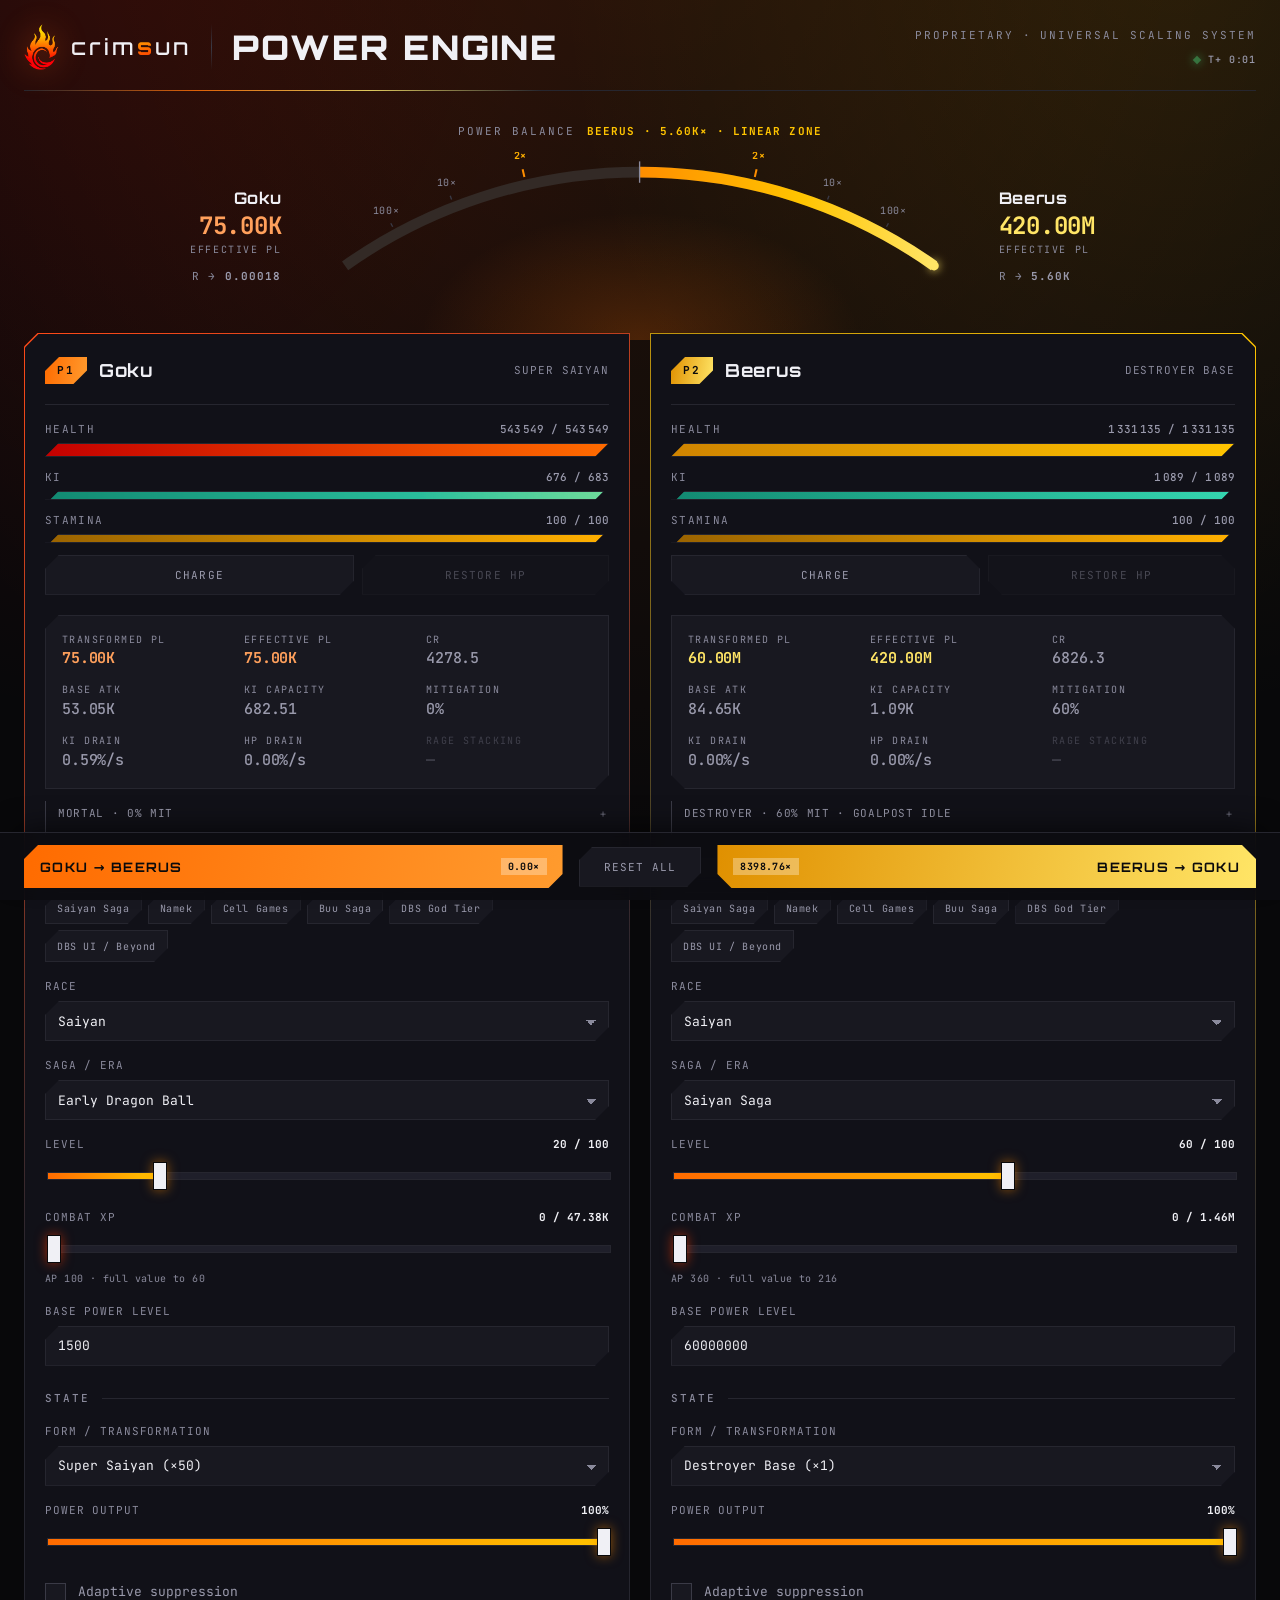
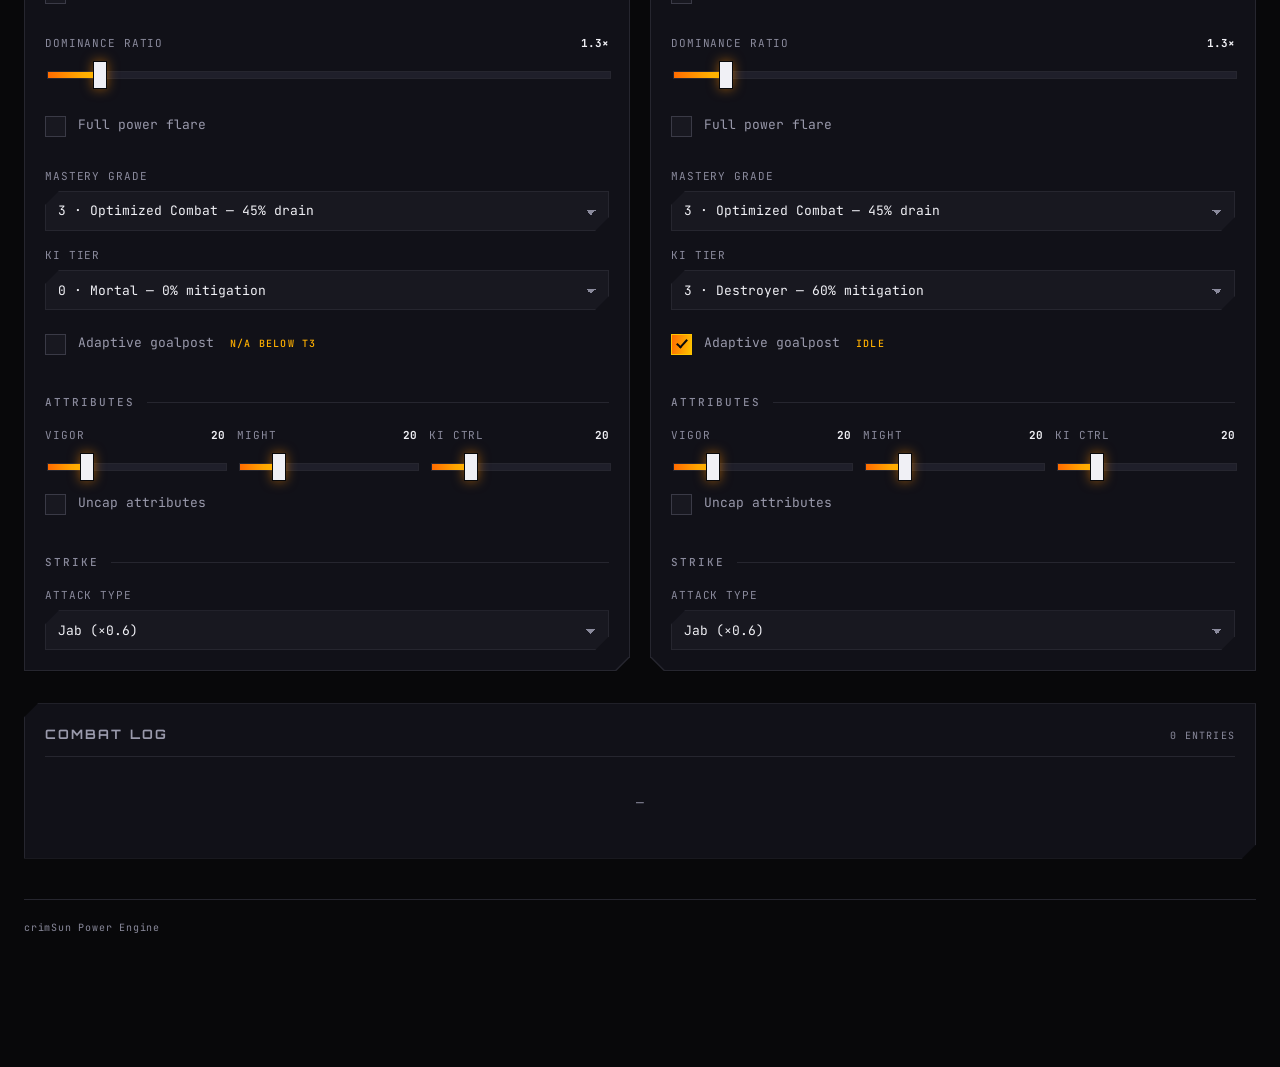
<file: crimsun-power-engine-itch/index.html>
<!doctype html>
<html lang="en">
<head>
<meta charset="UTF-8">
<meta name="viewport" content="width=device-width, initial-scale=1, viewport-fit=cover">
<meta name="color-scheme" content="dark">
<title>crimSun Power Engine — Universal Scaling System</title>
<meta name="description" content="crimSun's proprietary universal power and levelling system: CR-Compression, two-zone sigmoidal damage, and 5-tier ki combat, resolved live between two fighters.">
<meta name="theme-color" content="#08080A">
<link rel="icon" href="./assets/crimsun-mark-DM3mXsTJ.png" type="image/png">
<link rel="preconnect" href="https://fonts.googleapis.com">
<link rel="preconnect" href="https://fonts.gstatic.com" crossorigin>
<link href="https://fonts.googleapis.com/css2?family=Orbitron:wght@500;700;900&family=JetBrains+Mono:wght@400;500;700&family=Inter:wght@400;500;600&display=swap" rel="stylesheet">

<!--
  DIRECTION CONTRACT — crimSun Power Engine (Operate)

  THESIS: A two-body instrument, not a fight screen. Both fighters are resolved
  against each other in one pass, so the surface leads with the single number
  that pass produces — the tilt — and refuses the category default of two
  symmetric character cards separated by a VS badge.

  OWN-WORLD: crimSun heat on near-black #08080A. Flame-cut chamfered panels
  edged in a 1px heat gradient, mirrored left/right. A solar arc as the primary
  instrument, echoing the logo's flame curl. Orbitron for display, JetBrains
  Mono for every label, readout and log line, Inter for helper prose only.
  P1 burns crimson-orange, P2 burns molten gold; one fire, two temperatures.
  No rounded cards, no glass, no gradient headings.

  STORY: The operator configures two fighters across race, era, level, form,
  mastery, ki tier and attributes; watches the arc tilt live as drain and XP
  tick in real time; throws hands; and reads the exact R → M → MIT → DMG chain
  that produced each result in a scouter-style log.

  FIRST VIEWPORT: App chrome bar (flame mark, crimSun wordmark, POWER ENGINE,
  live tick pip). Beneath it the solar balance arc at full width with each
  fighter's effective PL and ratio flanking its low ends. Beneath that, the tops
  of both fighter columns — vitals and stat readouts above the fold. The primary
  action sits in a command rail pinned to the bottom of the viewport, always
  reachable no matter how far the operator has scrolled into the loadout.

  FORM: Instrument panel / scouter readout. Brief-pinned visual world (the
  crimSun brand system), so no concept roll was run — the brief pins the
  direction and the brief wins.
-->
  <script type="module" crossorigin src="./assets/index-CXezxrAM.js"></script>
  <link rel="stylesheet" crossorigin href="./assets/index-CGrWCnEe.css">
</head>
<body>
  <a class="skip" href="#arena">Skip to arena</a>

  <div class="shell">
    <header class="masthead">
      <div class="masthead__brand">
        <img class="masthead__mark" src="./assets/crimsun-mark-DM3mXsTJ.png" alt="" width="254" height="330">
        <span class="wordmark">crim<span class="wordmark__s">S</span>un</span>
      </div>
      <div class="masthead__rule" aria-hidden="true"></div>
      <h1 class="masthead__title">Power Engine</h1>
      <p class="masthead__meta">
        <span class="masthead__kicker">Proprietary · Universal Scaling System</span>
        <span class="pip" data-ref="tickPip"><i></i><b data-ref="clock">T+ 0:00</b></span>
      </p>
    </header>

    <section class="balance" aria-labelledby="balance-title">
      <h2 class="balance__title" id="balance-title">
        <span>Power balance</span>
        <span class="balance__verdict" data-ref="verdict" role="status">dead even · 1.00×</span>
      </h2>

      <div class="balance__grid">
        <div class="balance__party balance__party--p1">
          <span class="balance__who" data-ref="balName1">Goku</span>
          <span class="balance__pl" data-ref="balPL1">—</span>
          <span class="balance__unit">effective PL</span>
          <span class="balance__ratio">R → <b data-ref="balRatio1">1.00</b></span>
        </div>

        <div class="balance__stage">
          <svg class="balance__arc" viewBox="0 0 1000 210" role="img"
               aria-label="Power balance arc" data-ref="arc">
            <defs>
              <!-- Anchored in user space so the visible window of the arc picks up
                   colour by its distance from the apex: deepening crimson toward
                   P1, brightening gold toward P2. -->
              <linearGradient id="heatL" gradientUnits="userSpaceOnUse" x1="500" y1="0" x2="60" y2="0">
                <stop offset="0%" stop-color="#FF8E00"></stop>
                <stop offset="55%" stop-color="#FF2B00"></stop>
                <stop offset="100%" stop-color="#C40000"></stop>
              </linearGradient>
              <linearGradient id="heatR" gradientUnits="userSpaceOnUse" x1="500" y1="0" x2="940" y2="0">
                <stop offset="0%" stop-color="#FF8E00"></stop>
                <stop offset="55%" stop-color="#FFC400"></stop>
                <stop offset="100%" stop-color="#FFE566"></stop>
              </linearGradient>
              <filter id="ember" x="-120%" y="-120%" width="340%" height="340%">
                <feGaussianBlur stdDeviation="7" result="b"></feGaussianBlur>
                <feMerge><feMergeNode in="b"></feMergeNode><feMergeNode in="SourceGraphic"></feMergeNode></feMerge>
              </filter>
            </defs>
            <g data-ref="arcTicks" class="arc__ticks"></g>
            <path class="arc__track" data-ref="arcTrack" fill="none"></path>
            <!-- One static path revealed by a dash window, so the sweep animates on
                 stroke-dasharray rather than on `d` (which only Chrome interpolates). -->
            <path class="arc__fill" data-ref="arcFill" fill="none" pathLength="100"></path>
            <line class="arc__mid" data-ref="arcMid"></line>
            <g class="arc__puckg" data-ref="arcPuck">
              <circle class="arc__puck" r="7" cx="0" cy="0" filter="url(#ember)"></circle>
            </g>
          </svg>
        </div>

        <div class="balance__party balance__party--p2">
          <span class="balance__who" data-ref="balName2">Beerus</span>
          <span class="balance__pl" data-ref="balPL2">—</span>
          <span class="balance__unit">effective PL</span>
          <span class="balance__ratio">R → <b data-ref="balRatio2">1.00</b></span>
        </div>
      </div>
    </section>

    <main class="arena" id="arena" data-ref="arena"></main>

    <section class="logbook" aria-labelledby="log-title">
      <div class="logbook__head">
        <h2 id="log-title">Combat log</h2>
        <span class="logbook__count" data-ref="logCount">0 entries</span>
      </div>
      <ol class="logbook__list" data-ref="logList" aria-live="off"></ol>
      <p class="logbook__empty" data-ref="logEmpty">—</p>
      <p class="sr-only" data-ref="logAnnounce" role="status"></p>
    </section>

    <footer class="colophon">
      <p>crimSun Power Engine</p>
    </footer>
  </div>

  <div class="rail" data-ref="rail"></div>

</body>
</html>
</file>
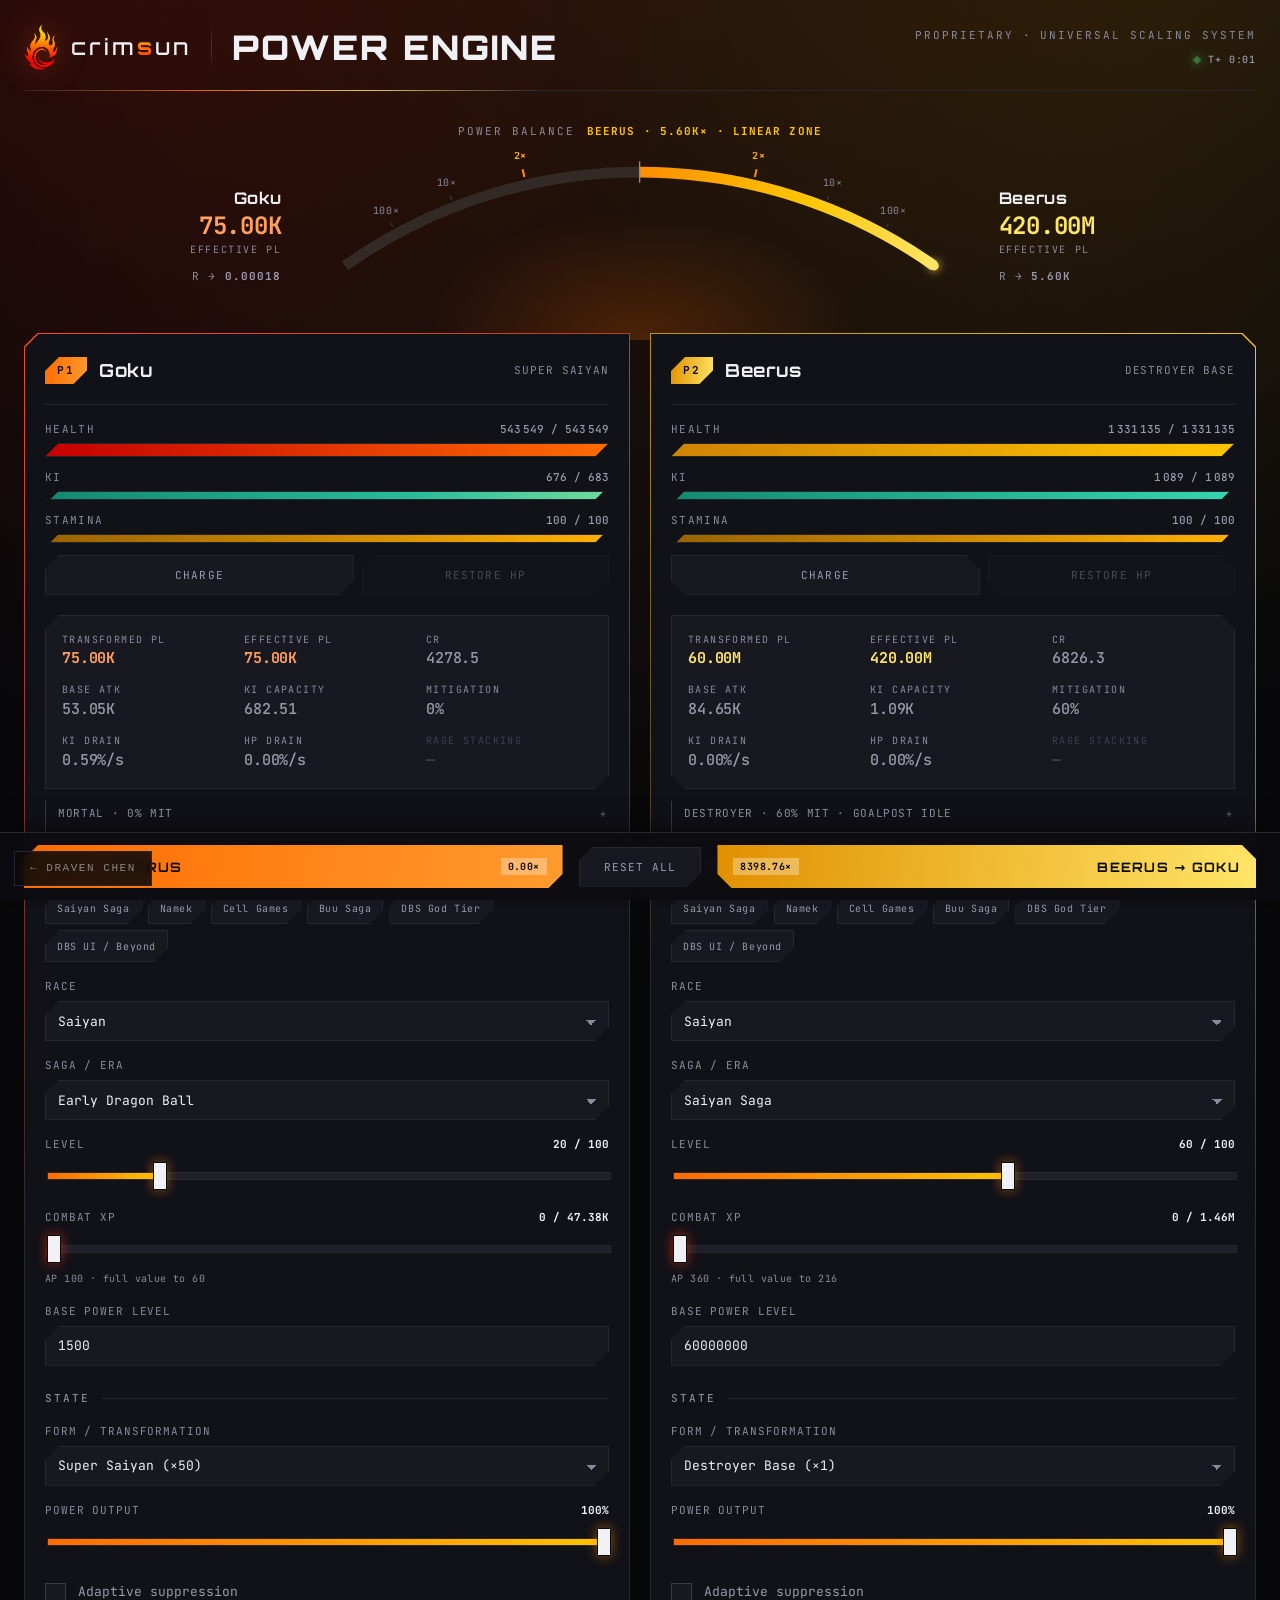
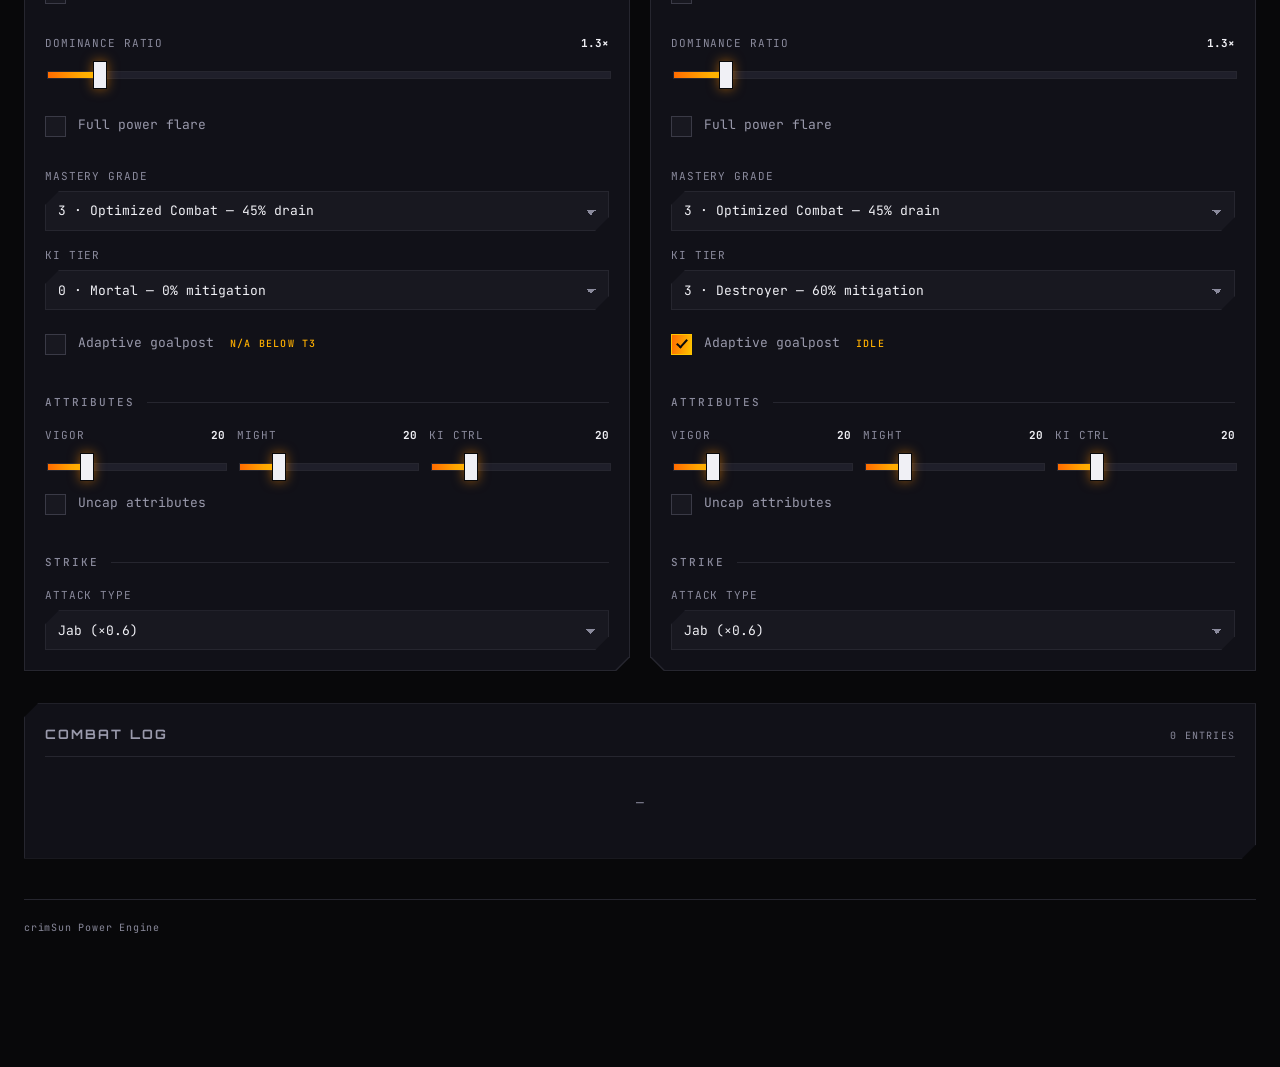
<file: crimsun-power-engine.html>
<!doctype html>
<html lang="en">
<head>
<meta charset="UTF-8">
<meta name="viewport" content="width=device-width, initial-scale=1, viewport-fit=cover">
<meta name="color-scheme" content="dark">
<title>crimSun Power Engine — Universal Scaling System</title>
<meta name="description" content="crimSun's proprietary universal power and levelling system: CR-Compression, two-zone sigmoidal damage, and 5-tier ki combat, resolved live between two fighters.">
<meta name="theme-color" content="#08080A">
<link rel="icon" href="[data-uri]" type="image/png">
<link rel="preconnect" href="https://fonts.googleapis.com">
<link rel="preconnect" href="https://fonts.gstatic.com" crossorigin>
<link href="https://fonts.googleapis.com/css2?family=Orbitron:wght@500;700;900&family=JetBrains+Mono:wght@400;500;700&family=Inter:wght@400;500;600&display=swap" rel="stylesheet">

<!--
  DIRECTION CONTRACT — crimSun Power Engine (Operate)

  THESIS: A two-body instrument, not a fight screen. Both fighters are resolved
  against each other in one pass, so the surface leads with the single number
  that pass produces — the tilt — and refuses the category default of two
  symmetric character cards separated by a VS badge.

  OWN-WORLD: crimSun heat on near-black #08080A. Flame-cut chamfered panels
  edged in a 1px heat gradient, mirrored left/right. A solar arc as the primary
  instrument, echoing the logo's flame curl. Orbitron for display, JetBrains
  Mono for every label, readout and log line, Inter for helper prose only.
  P1 burns crimson-orange, P2 burns molten gold; one fire, two temperatures.
  No rounded cards, no glass, no gradient headings.

  STORY: The operator configures two fighters across race, era, level, form,
  mastery, ki tier and attributes; watches the arc tilt live as drain and XP
  tick in real time; throws hands; and reads the exact R → M → MIT → DMG chain
  that produced each result in a scouter-style log.

  FIRST VIEWPORT: App chrome bar (flame mark, crimSun wordmark, POWER ENGINE,
  live tick pip). Beneath it the solar balance arc at full width with each
  fighter's effective PL and ratio flanking its low ends. Beneath that, the tops
  of both fighter columns — vitals and stat readouts above the fold. The primary
  action sits in a command rail pinned to the bottom of the viewport, always
  reachable no matter how far the operator has scrolled into the loadout.

  FORM: Instrument panel / scouter readout. Brief-pinned visual world (the
  crimSun brand system), so no concept roll was run — the brief pins the
  direction and the brief wins.
-->
  <script type="module">
(function(){const a=document.createElement("link").relList;if(a&&a.supports&&a.supports("modulepreload"))return;for(const t of document.querySelectorAll('link[rel="modulepreload"]'))n(t);new MutationObserver(t=>{for(const s of t)if(s.type==="childList")for(const o of s.addedNodes)o.tagName==="LINK"&&o.rel==="modulepreload"&&n(o)}).observe(document,{childList:!0,subtree:!0});function i(t){const s={};return t.integrity&&(s.integrity=t.integrity),t.referrerPolicy&&(s.referrerPolicy=t.referrerPolicy),t.crossOrigin==="use-credentials"?s.credentials="include":t.crossOrigin==="anonymous"?s.credentials="omit":s.credentials="same-origin",s}function n(t){if(t.ep)return;t.ep=!0;const s=i(t);fetch(t.href,s)}})();const Ne=0,Ke=.5,Be=1.25,Ge=.08,He=2.5,Ue=2,ze=.25,Ve=3,pe=25,fe=2,me=.4,Xe=.5,j=[{name:"Base Form",mult:1,tier:0,kiDrain:0,hpDrain:0},{name:"Kaioken x2",mult:2,tier:0,kiDrain:0,hpDrain:.01},{name:"Kaioken x20",mult:20,tier:0,kiDrain:0,hpDrain:.12},{name:"Great Ape",mult:10,tier:0,kiDrain:.02,hpDrain:0},{name:"Super Saiyan",mult:50,tier:0,kiDrain:.015,hpDrain:0},{name:"Super Saiyan 2",mult:100,tier:0,kiDrain:.03,hpDrain:0},{name:"Super Saiyan 3",mult:400,tier:0,kiDrain:.08,hpDrain:0},{name:"Golden Form",mult:100,tier:0,kiDrain:.03,hpDrain:0},{name:"Super Saiyan 4",mult:4e3,tier:0,kiDrain:.04,hpDrain:0},{name:"Super Saiyan God",mult:2e4,tier:1,kiDrain:Ne,hpDrain:0,z:{mitigationBypass:Ke,nullMitigationPenetration:Be}},{name:"Super Saiyan Blue",mult:1e6,tier:1,kiDrain:Ge,hpDrain:0,z:{overclockMultiplier:He,overclockDurationSec:Ue,overclockKiCost:ze,kiCollapseStunSec:Ve}},{name:"SSJ Blue Kaioken x20",mult:225e4,tier:1,kiDrain:.1,hpDrain:.08},{name:"Ultra Instinct Sign",mult:5e6,tier:2,kiDrain:.05,hpDrain:0,special:"ui",z:{staminaPerDodge:pe,evasionMaxRatio:fe,mitigationFloor:me}},{name:"Ultra Instinct",mult:83e5,tier:2,kiDrain:.03,hpDrain:0,special:"ui",z:{staminaPerDodge:pe,evasionMaxRatio:fe,mitigationFloor:me}},{name:"Ultra Ego",mult:75e5,tier:2,kiDrain:0,hpDrain:0,special:"ue",z:{evasionDisabled:!0,rageScalingMax:Xe}},{name:"Destroyer Base",mult:1,tier:3,kiDrain:0,hpDrain:0},{name:"Angel Base",mult:1,tier:4,kiDrain:0,hpDrain:0}],ge=[{label:"Saiyan Saga",pl:9e3},{label:"Namek",pl:15e7},{label:"Cell Games",pl:4e8},{label:"Buu Saga",pl:25e8},{label:"DBS God Tier",pl:8e10},{label:"DBS UI / Beyond",pl:95e11}],H=[{label:"Early Dragon Ball",level:1,pl:10},{label:"Saiyan Saga",level:20,pl:9e3},{label:"Namek / Frieza Saga",level:45,pl:15e7},{label:"Android / Cell Games",level:65,pl:4e8},{label:"Majin Buu Saga",level:75,pl:25e8},{label:"Battle of Gods / Resurrection F",level:88,pl:8e10},{label:"Tournament of Power / Beyond",level:96,pl:95e11}],W=[{name:"Jab",scale:.6},{name:"Punch Combo",scale:1},{name:"Ki Blast",scale:1.4},{name:"Charged Ki Wave",scale:2.2},{name:"Ultimate Attack",scale:3.5}],ye=[0,.25,.4,.6,.8],Me=["Mortal","Standard God","Divine Mastery","Destroyer","Angel"],Ae=[1,.7,.45,.25,.1],je=["Fresh Awakening","Stabilized Control","Optimized Combat","Full Power (Mastered)","Absolute Transcendence"],q=[{lo:1,hi:20,start:100,r:1.383},{lo:21,hi:40,start:12e4,r:1.081},{lo:41,hi:60,start:6e5,r:1.048},{lo:61,hi:80,start:16e5,r:1.034},{lo:81,hi:100,start:32e5,r:1.023}],y=[[1,10],[10,150],[20,1500],[30,1e4],[40,9e4],[50,3e6],[60,6e7],[70,15e8],[80,6e10],[90,2e12],[100,1e14]],We=1.5,qe=1.761,Ye=.001,Ze=.1,ve=1.3,Te=1.56,Je=250,oe=100,re=1.3,U=.5,le=10,Qe=Number.MIN_VALUE;function $(e,a,i){return Math.max(a,Math.min(i,e))}function he(e,a){return e>0?Math.log(e)/Math.log(a):0}function _(e){if(e===0)return"0";if(!isFinite(e))return"∞";const a=Math.abs(e);return a>=1e12?(e/1e12).toFixed(2)+"T":a>=1e9?(e/1e9).toFixed(2)+"B":a>=1e6?(e/1e6).toFixed(2)+"M":a>=1e3?(e/1e3).toFixed(2)+"K":e.toFixed(2)}function B(e){const a=q.find(i=>e>=i.lo&&e<=i.hi)??q[q.length-1];return a.start*Math.pow(a.r,e-a.lo)}function et(e){e=$(e,1,100);for(let a=0;a<y.length-1;a++){const[i,n]=y[a],[t,s]=y[a+1];if(e<=t){const o=(e-i)/(t-i);return n*Math.pow(s/n,o)}}return y[y.length-1][1]}function tt(e,a){const i=et(e);return a==="namekian"?e>=50?i*2.5:i:a==="android"&&e>=50?i*3:i}function Y(e){if(e=Math.max(1e-9,e),e<=y[0][1])return y[0][0];const a=y[y.length-1];if(e>=a[1])return a[0];for(let i=0;i<y.length-1;i++){const[n,t]=y[i],[s,o]=y[i+1];if(e>=t&&e<=o){const c=Math.log(e/t)/Math.log(o/t);return n+c*(s-n)}}return a[0]}function at(e,a){const i=a==="namekian"?2.5:a==="android"?3:1;if(i===1)return $(Y(e),1,100);const n=Y(e/i);if(n>=50)return $(n,1,100);const t=Y(e);return $(Math.min(t,49.999),1,100)}function Fe(e){let a=0;const i=$(e,1,100);for(let n=1;n<=i;n++)a+=n<=40?5:n<=70?8:12;return a}function Z(e,a){const i=.6*a;return e<=i?e:i+(e-i)*.5}function it(e,a){return a>e?Math.min(3,1+.12*(a-e)):Math.max(.1,Math.pow(.9,e-a))}function nt(e){let a=0;for(let i=0;i<H.length;i++)e>=H[i].pl&&(a=i);return a}function rt(e,a){if(e>=100)return 100;const i=B(e);return e+$((a||0)/i,0,.999999)}function ke(e){const a=Math.max(1,Number(e.basePL)||1),i=j[e.formIndex]??j[0],n=W[e.attackIndex]??W[0],t=e.level,s=Fe(t);return{name:e.name,basePL:a,form:i,tier:e.tier,race:e.race,level:t,vigor:Z(e.vigor,s),might:Z(e.might,s),kictrl:Z(e.kictrl,s),vigorRaw:e.vigor,mightRaw:e.might,kictrlRaw:e.kictrl,totalAP:s,attack:n,adaptive:e.adaptive,grade:e.grade,suppression:e.suppression,adaptiveSuppression:e.adaptiveSuppression??!1,rTarget:e.rTarget??re,flareActive:e.flareActive??!1}}function st(e,a=e.suppression){const i=Ae[e.grade-1],n=$(e.kictrl*.6/100,0,.6),t=$(e.vigor*.5/100,0,.5),s=a/100;return{kiDrain:e.race==="namekian"||e.race==="android"?0:e.form.kiDrain*i*(1-n)*s,hpDrain:e.form.hpDrain*i*(1-t)*s}}function Ee(e,a,i,n){const t=e.basePL*e.form.mult*(i/100),s=a.basePL*a.form.mult*(n/100);let o=t,c=s;const d=e.tier===3&&a.tier===3,f=e.tier===4&&a.tier===4;return e.tier===3&&e.adaptive&&!d&&a.tier<3&&(o=Math.max(t,s*1.3)),a.tier===3&&a.adaptive&&!d&&e.tier<3&&(c=Math.max(s,t*1.3)),e.tier===4&&e.adaptive&&!f&&(o=Math.max(o,c*1.3)),a.tier===4&&a.adaptive&&!f&&(c=Math.max(c,o*1.3)),[o,c]}function z(e,a){const i=he(a,ve)*100,t=he(e.basePL,ve)*100*150*(1+e.vigor*1.5/100),s=i*10*(1+e.might*1.2/100),o=Math.log10(a)*100*(1+e.kictrl*2/100),c=a*(1+e.tier*2),d=Math.max(ye[e.tier],e.form.z?.mitigationFloor??0);return{transformedPL:a,CR:i,HPmax:t,ATK:s,kiCap:o,effectivePL:c,mitigation:d}}function be(e,a,i){const n=e.form.z?.rageScalingMax??0;return n<=0||i<=0?0:$(1-a/i,0,1)*n}function xe(e,a,i,n){const t=i?n.form.z?.overclockMultiplier??1:1;return e*(1+a)*t}function J(e){return e<=Ye?0:e<Ze?Math.pow(e,2):e<=2?2/(1+Math.exp(-2*(e-1))):qe+We*(e-2)}function ot(e,a,i,n=0){const t=Math.max(i,n),s=e/(a*2);return $(t-s,n,t)}function lt(e,a){const i=e.form.z?.mitigationBypass??0;return i<=0?{mitigation:a,damageMultiplier:1}:a<=0?{mitigation:0,damageMultiplier:e.form.z?.nullMitigationPenetration??1}:{mitigation:a*(1-i),damageMultiplier:1}}function ct(e,a){return["Mortal — standard mechanics, no mitigation. Kaioken drains HP (floors at 1 HP); other forms drain Ki.","Standard God — +50% ki efficiency, 25% base mitigation.",a&&a.special==="ue"?"Divine Mastery (Ultra Ego) — no Ki drain and no evasion at all; damage carried converts into Transformed PL, up to +50% at 0 HP. 40% mitigation.":"Divine Mastery (Ultra Instinct) — Auto-Evasion spends 25 Stamina per dodge, but only reads attacks at or below R 2.0; breaks when Stamina hits 0. 40% mitigation floor holds against erosion.","Destroyer — Adaptive Goalpost keeps stats ≥1.3× a lower-tier opponent, but is disabled vs other Destroyers (G.O.D. vs G.O.D. fights on raw power). 60% mitigation.","Angel — Absolute Reflex: free auto-dodge vs anyone below Tier 4. Adaptive Goalpost keeps stats ≥1.3× any Destroyer or lower, but is disabled vs other Angels (equalized divine neutrality). 80% mitigation."][e]}function Q(e,a,i=e/100){return{percent:e,outputFraction:i,authority:a}}function dt(e){const a=Number(e);return $(Number.isFinite(a)?a:U,U,le)}function ut(e,a,i){if(!(e>0))return 1;const n=Math.max(0,a)*dt(i),t=Math.min(e,n)/e;return t>0?t:Qe}function _e(e){return e.flareActive?100:e.suppression}function Le(e,a,i){if(e.flareActive)return Q(100,"Flare");if(!e.adaptiveSuppression)return Q(a,"Manual");const n=ut(e.basePL*e.form.mult,i,e.rTarget);return Q(n*100,"Adaptive",n)}function pt(e,a){const i=_e(e),n=_e(a),[t,s]=Ee(e,a,i,n),o=t*(1+e.tier*2),c=s*(1+a.tier*2);return[Le(e,i,c),Le(a,n,o)]}const ft={1:2,2:1};function Se(e){return e===1?{name:"Goku",race:"saiyan",level:20,basePL:9e3,suppression:100,adaptiveSuppression:!1,rTarget:re,flareActive:!1,formIndex:4,grade:3,tier:0,adaptive:!1,vigor:20,might:20,kictrl:20,attackIndex:0}:{name:"Beerus",race:"saiyan",level:60,basePL:5e11,suppression:100,adaptiveSuppression:!1,rTarget:re,flareActive:!1,formIndex:15,grade:3,tier:3,adaptive:!0,vigor:20,might:20,kictrl:20,attackIndex:0}}function $e(){return{hp:null,ki:null,stamina:100,rage:0,xp:0,lastForm:null,overclockRemaining:0,guardStunRemaining:0}}class mt{config;rt;log=[];logSeq=0;constructor(){this.config={1:Se(1),2:Se(2)},this.rt={1:$e(),2:$e()},this.syncBasePLFromLevel(1),this.syncBasePLFromLevel(2),this.resolve()}resolve(){const a=ke(this.config[1]),i=ke(this.config[2]),[n,t]=pt(a,i),[s,o]=Ee(a,i,n.percent,t.percent);for(const T of[1,2]){const L=this.config[T].formIndex,D=this.rt[T];D.lastForm!==null&&D.lastForm!==L&&(D.overclockRemaining=0),D.lastForm=L}const c=this.rt[1],d=this.rt[2],f=z(a,s),k=z(i,o);c.hp===null&&(c.hp=f.HPmax),d.hp===null&&(d.hp=k.HPmax),c.hp=Math.min(c.hp,f.HPmax),d.hp=Math.min(d.hp,k.HPmax);const m=be(a,c.hp,f.HPmax),u=be(i,d.hp,k.HPmax);c.rage=m,d.rage=u;const h=xe(s,m,c.overclockRemaining>0,a),x=xe(o,u,d.overclockRemaining>0,i),b=z(a,h),g=z(i,x);c.ki===null&&(c.ki=b.kiCap),d.ki===null&&(d.ki=g.kiCap),c.ki=Math.min(c.ki,b.kiCap),d.ki=Math.min(d.ki,g.kiCap);const r=g.effectivePL>0?b.effectivePL/g.effectivePL:0,l=b.effectivePL>0?g.effectivePL/b.effectivePL:0,v=Math.log10(Math.max(b.effectivePL,1)/Math.max(g.effectivePL,1)),M=$(v*15,-50,50),A=(T,L,D,N,Ie,Oe,K)=>{const F=this.rt[T],we=L.level>=100,ue=L.basePL*L.form.mult*K.outputFraction;return{slot:T,self:L,stats:D,rawPL:ue,suppressionEffective:K.percent,outputFraction:K.outputFraction,suppressionAuthority:K.authority,goalpostActive:N>ue*(1+1e-9),drain:st(L,K.percent),hp:F.hp,ki:F.ki,stamina:F.stamina,rage:F.rage,rageBonus:Ie,overclockRemaining:F.overclockRemaining,guardStunRemaining:F.guardStunRemaining,stunned:F.guardStunRemaining>0,xp:F.xp,xpNeeded:B(L.level),maxed:we,sagaIndex:nt(L.basePL),knockedOut:F.hp<=0,outgoingM:Oe,tierFlavor:ct(L.tier,L.form)}};return{f1:A(1,a,b,s,m,J(r),n),f2:A(2,i,g,o,u,J(l),t),ratio12:r,ratio21:l,balance:M}}attack(a){const i=ft[a],n=this.resolve(),t=a===1?n.f1:n.f2,s=a===1?n.f2:n.f1,o=t.self,c=s.self;if(t.hp<=0||s.hp<=0)return{type:"blocked",reason:"ko"};const d=o.name||`P${a}`,f=c.name||`P${i}`;if(t.stunned)return this.pushLog({kind:"system",slot:a,actor:d,text:"is guard stunned and cannot attack",detail:[{label:"STUN",value:`${t.guardStunRemaining.toFixed(1)}s LEFT`}]}),{type:"blocked",reason:"stun"};const k=t.stats.effectivePL/s.stats.effectivePL,m=!(c.form.z?.evasionDisabled??!1)&&!s.stunned;if(m&&c.tier===4&&o.tier<4)return this.pushLog({kind:"dodge",slot:i,actor:f,text:`triggers Absolute Reflex and evades ${d}'s attack`,detail:[{label:"COST",value:"0 STM / 0 KI"}]}),{type:"dodge",by:i,label:"Absolute Reflex",cost:"0 Stamina / 0 Ki cost"};const u=this.rt[i],h=c.form.z?.staminaPerDodge??0,x=c.form.z?.evasionMaxRatio??0;if(m&&h>0&&k<=x&&(c.race==="android"||u.stamina>=h)){c.race!=="android"&&(u.stamina=Math.max(0,u.stamina-h));const L=c.race==="android"?"0 Stamina (racial: never decays)":`-${h} Stamina (${u.stamina} left)`;return this.pushLog({kind:"dodge",slot:i,actor:f,text:`triggers Auto-Evasion and evades ${d}'s attack`,detail:[{label:"R",value:k.toFixed(2)},{label:"COST",value:c.race==="android"?"RACIAL · FREE":`−${h} STM · ${Math.round(u.stamina)} LEFT`}]}),this.resolve(),{type:"dodge",by:i,label:"Auto-Evasion",cost:L}}const b=J(k),g=ot(t.stats.transformedPL,s.stats.transformedPL,s.stats.mitigation,c.form.z?.mitigationFloor??0),r=lt(o,g),l=r.mitigation,v=t.stats.ATK*o.attack.scale*b*(1-l)*r.damageMultiplier;u.hp=Math.max(0,u.hp-v);const M=u.hp<=0,A=b>=Te,T=r.mitigation!==g||r.damageMultiplier!==1;return this.pushLog({kind:M?"ko":A?"crit":"hit",slot:a,actor:d,text:`uses ${o.attack.name} on ${f}`,detail:[{label:"R",value:k.toFixed(2)},{label:"M",value:`${b.toFixed(2)}×`},{label:"MIT",value:`${(l*100).toFixed(0)}%`},{label:"DMG",value:_(v)}],flags:[...T?["GOD KI"]:[],...A?["CRIT"]:[],...M?["K.O."]:[]]}),M&&this.awardXP(a,i,d),this.resolve(),{type:"hit",attacker:a,defender:i,R:k,M:b,mitigation:l,damage:v,crit:A,ko:M}}overclock(a){const i=this.resolve(),n=a===1?i.f1:i.f2,t=this.rt[a],s=n.self.form.z,o=n.self.name||`P${a}`;if(!s?.overclockMultiplier||!s.overclockDurationSec||!s.overclockKiCost||n.knockedOut||n.stunned)return!1;const c=n.stats.kiCap*s.overclockKiCost;if(t.ki<c)return this.pushLog({kind:"system",slot:a,actor:o,text:`cannot Overclock — needs ${(s.overclockKiCost*100).toFixed(0)}% Ki`,detail:[{label:"KI",value:`${_(t.ki)} / ${_(c)}`}]}),!1;const d=t.ki*s.overclockKiCost;return t.ki=Math.max(0,t.ki-d),t.overclockRemaining=s.overclockDurationSec,this.pushLog({kind:"system",slot:a,actor:o,text:`triggers Instant Overclock · ${s.overclockMultiplier}× PL for ${s.overclockDurationSec.toFixed(1)}s`,detail:[{label:"KI",value:`−${_(d)}`}],flags:["OVERCLOCK"]}),this.resolve(),!0}tick(){const a=this.resolve();let i=!1;const n=oe/1e3;for(const t of[1,2]){const s=t===1?a.f1:a.f2,o=this.rt[t],c=s.stats;if(o.overclockRemaining>0&&(o.overclockRemaining=Math.max(0,o.overclockRemaining-n),i=!0),o.guardStunRemaining>0&&(o.guardStunRemaining=Math.max(0,o.guardStunRemaining-n),i=!0),o.hp<=0)continue;s.self.race==="namekian"&&(o.hp<c.HPmax&&(o.hp=Math.min(c.HPmax,o.hp+c.HPmax*.01*.1),i=!0),o.ki<c.kiCap&&(o.ki=Math.min(c.kiCap,o.ki+c.kiCap*.01*.1),i=!0));const d=s.drain;if(d.hpDrain>0&&o.hp>1&&(o.hp=Math.max(1,o.hp-c.HPmax*d.hpDrain*.1),i=!0),d.kiDrain>0&&(o.ki>0&&(o.ki=Math.max(0,o.ki-c.kiCap*d.kiDrain*.1),i=!0),o.ki<=0)){const f=this.config[t];if(f.formIndex!==0){const k=j[f.formIndex],m=k.z?.kiCollapseStunSec??0;f.formIndex=0,o.rage=0,o.overclockRemaining=0,m>0&&(o.guardStunRemaining=m),i=!0,this.pushLog({kind:"system",slot:t,actor:f.name||`P${t}`,text:m>0?`ki collapse · ${k.name} → Base Form · guard stunned ${m.toFixed(1)}s`:`ki exhausted · ${k.name} → Base Form`,flags:m>0?["KI COLLAPSE"]:void 0})}}}return i&&this.resolve(),i}setXP(a,i){const n=this.config[a],t=this.rt[a];let s=n.level;if(s>=100){t.xp=0,this.syncBasePLFromLevel(a),this.resolve();return}t.xp=Math.max(0,i);let o=0;for(;s<100&&t.xp>=B(s);)t.xp-=B(s),s++,o++;o>0&&(n.level=s,this.pushLog({kind:"levelup",slot:a,actor:n.name||`P${a}`,text:`LEVEL UP → Lv ${s}${o>1?` (+${o} levels)`:""}`,detail:[{label:"AP BUDGET",value:String(Fe(s))}],flags:["LEVEL UP"]})),this.syncBasePLFromLevel(a),this.resolve()}awardXP(a,i,n){const t=this.config[a].level,s=this.config[i].level;if(t>=100)return;const o=it(t,s),c=Math.round(Je*o);this.pushLog({kind:"xp",slot:a,actor:n,text:`earns +${_(c)} XP`,detail:[{label:"K∆",value:o.toFixed(2)}]}),this.setXP(a,this.rt[a].xp+c)}syncBasePLFromLevel(a){const i=this.config[a],n=rt(i.level,this.rt[a].xp);i.basePL=Math.round(tt(n,i.race))}syncLevelFromBasePL(a){const i=this.config[a],n=Math.max(1,Number(i.basePL)||1),t=at(n,i.race),s=$(Math.floor(t),1,100);i.level=s,this.rt[a].xp=s>=100?0:(t-s)*B(s)}applyPreset(a,i){this.config[a].basePL=i,this.syncLevelFromBasePL(a),this.resolve()}applySaga(a,i){const n=H[$(i,0,H.length-1)];this.config[a].level=n.level,this.config[a].basePL=Math.round(n.pl),this.rt[a].xp=0,this.resolve()}charge(a){this.rt[a].ki=1/0,this.rt[a].stamina=100,this.resolve()}resetFighter(a){this.rt[a].hp=null,this.resolve()}fullReset(){for(const a of[1,2]){const i=this.rt[a];i.hp=null,i.ki=null,i.stamina=100,i.rage=0,i.xp=0,i.overclockRemaining=0,i.guardStunRemaining=0}this.log=[],this.resolve()}getLog(){return this.log}clearLog(){this.log=[]}pushLog(a){this.log.push({id:++this.logSeq,...a}),this.log.length>300&&this.log.splice(0,this.log.length-300)}static get attacks(){return W}}function ce(e){const a={};return e.querySelectorAll("[data-ref]").forEach(i=>{const n=i.dataset.ref;n&&!(n in a)&&(a[n]=i)}),a}function De(e){const a=document.createElement("template");a.innerHTML=e.trim();const i=a.content.firstElementChild;if(!i)throw new Error("fromHTML received markup with no root element.");return i}function w(e){return String(e).replace(/&/g,"&amp;").replace(/</g,"&lt;").replace(/>/g,"&gt;").replace(/"/g,"&quot;").replace(/'/g,"&#39;")}function p(e,a){return e.textContent===a?!1:(e.textContent=a,!0)}function R(e,a,i){e.style.getPropertyValue(a)!==i&&e.style.setProperty(a,i)}function S(e,a,i){e.getAttribute(a)!==i&&e.setAttribute(a,i)}function P(e,a,i){e.classList.contains(a)!==i&&e.classList.toggle(a,i)}function ee(e,a){document.activeElement!==e&&e.value!==a&&(e.value=a)}function te(e,a){e.innerHTML=a.map((i,n)=>`<option value="${n}">${w(i)}</option>`).join("")}function ae(e,a,i){e.classList.remove(a),e.offsetWidth,e.classList.add(a),window.setTimeout(()=>e.classList.remove(a),i)}function de(){return window.matchMedia?.("(prefers-reduced-motion: reduce)").matches??!1}const Pe=new WeakMap;function se(e){de()||(window.clearTimeout(Pe.get(e)),e.classList.add("is-changed"),Pe.set(e,window.setTimeout(()=>e.classList.remove("is-changed"),420)))}function E(e,a){p(e,a)&&se(e)}const gt=500,I=761.4,vt=791.4,ht=35.31,O=16,kt=.42,bt=15,xt=50,Re=2,_t=[{ratio:Re,label:"2×",seam:!0},{ratio:10,label:"10×"},{ratio:100,label:"100×"}];function C(e,a=I){const i=e*ht*Math.PI/180;return{x:gt+a*Math.sin(i),y:vt-a*Math.cos(i)}}function Lt(e,a){const i=C(e),n=C(a);return`M ${i.x.toFixed(2)} ${i.y.toFixed(2)} A ${I} ${I} 0 0 1 ${n.x.toFixed(2)} ${n.y.toFixed(2)}`}function Ce(e){return Math.pow(Math.min(1,Math.abs(e)/xt),kt)}function St(e){return Ce(Math.log10(e)*bt)}function ie(e){return isFinite(e)?e===0?"0":e>=1e3?_(e).replace(".00",""):e>=.01?e.toFixed(2):e.toPrecision(2):"∞"}function $t(e){const a=Lt(-1,1);S(e.arcTrack,"d",a),S(e.arcTrack,"stroke-width",String(O)),S(e.arcFill,"d",a),S(e.arcFill,"stroke-width",String(O));const i={a:C(0,I-O),b:C(0,I+O)};return S(e.arcMid,"x1",i.a.x.toFixed(2)),S(e.arcMid,"y1",i.a.y.toFixed(2)),S(e.arcMid,"x2",i.b.x.toFixed(2)),S(e.arcMid,"y2",i.b.y.toFixed(2)),e.arcTicks.innerHTML=_t.flatMap(n=>{const t=St(n.ratio);return!isFinite(t)||t>1?[]:[-t,t].map(s=>{const o=C(s,I+O/2+4),c=C(s,I+O/2+(n.seam?16:10)),d=C(s,I+O/2+(n.seam?32:25));return`<g class="arc__mark${n.seam?" arc__mark--seam":""}">
        <line x1="${o.x.toFixed(2)}" y1="${o.y.toFixed(2)}" x2="${c.x.toFixed(2)}" y2="${c.y.toFixed(2)}"/>
        <text x="${d.x.toFixed(2)}" y="${d.y.toFixed(2)}" text-anchor="middle">${n.label}</text>
      </g>`})}).join(""),function(t){const o=(t.balance>0?-1:1)*Ce(t.balance),d=Math.abs(t.balance)<.4?0:t.balance>0?1:2,f=Math.abs(o)*50,k=o>=0?50:50-f;R(e.arcFill,"stroke-dasharray",`0 ${k.toFixed(3)} ${f.toFixed(3)} 200`),S(e.arcFill,"stroke",o<0?"url(#heatL)":"url(#heatR)");const m=C(o);R(e.arcPuck,"transform",`translate(${m.x.toFixed(2)}px, ${m.y.toFixed(2)}px)`),P(e.arcPuck,"is-idle",d===0);const u=t.f1.self.name||"P1",h=t.f2.self.name||"P2";p(e.balName1,u),p(e.balName2,h),p(e.balPL1,_(t.f1.stats.effectivePL)),p(e.balPL2,_(t.f2.stats.effectivePL)),p(e.balRatio1,ie(t.ratio12)),p(e.balRatio2,ie(t.ratio21));const x=t.f1.knockedOut,b=t.f2.knockedOut;let g,r;if(x||b)g=`${x?h:u} · knockout`,r="ko";else if(d===0)g="dead even · 1.00×",r="0";else{const l=d===1?t.ratio12:t.ratio21,v=l>Re?"linear zone":"sigmoid zone";g=`${d===1?u:h} · ${ie(l)}× · ${v}`,r=String(d)}p(e.verdict,g),S(e.verdict,"data-lead",r),P(e.arcFill,"is-settled",x||b),S(e.arcTicks.closest("svg")??e.arcTicks,"aria-label",`Power balance: ${g}. ${u} effective PL ${_(t.f1.stats.effectivePL)}, ${h} effective PL ${_(t.f2.stats.effectivePL)}.`)}}const G=100;function Pt(e){return e?{type:"number",min:"0",max:null,step:"1"}:{type:"range",min:"0",max:String(G),step:"1"}}function X(e,a){if(!Number.isFinite(e))return 0;const i=Math.max(0,Math.floor(e));return a?i:Math.min(G,i)}function ne(e,a){return X(Number(e),a)}function yt(e){return Number.isFinite(e)?Math.max(0,Math.min(100,e)):0}const Mt=[{value:"saiyan",label:"Saiyan"},{value:"namekian",label:"Namekian — ×2.5 PL past 50"},{value:"android",label:"Android / Human — ×3.0 PL past 50"},{value:"frieza",label:"Frieza Race"}],At=je.map((e,a)=>`${a+1} · ${e} — ${(Ae[a]*100).toFixed(0)}% drain`),Tt=Me.map((e,a)=>`${a} · ${e} — ${(ye[a]*100).toFixed(0)}% mitigation`),Ft=[{ref:"rTransformed",key:!0,label:"Transformed PL",def:"Base PL × form multiplier × power output"},{ref:"rEffective",key:!0,label:"Effective PL",def:"Transformed PL × (1 + tier × 2) — what fights resolve on"},{ref:"rCR",key:!1,label:"CR",def:"Compression Rating — log base 1.3 of PL, × 100"},{ref:"rATK",key:!1,label:"Base ATK",def:"CR × 10, scaled by Might"},{ref:"rKiCap",key:!1,label:"Ki Capacity",def:"log base 10 of PL, × 100, scaled by Ki Control"},{ref:"rMit",key:!1,label:"Mitigation",def:"Base incoming-damage reduction for this ki tier"},{ref:"rKiDrain",key:!1,label:"Ki Drain",def:"Per second, after mastery grade and Ki Control"},{ref:"rHpDrain",key:!1,label:"HP Drain",def:"Per second, after mastery grade and Vigor"},{ref:"rRage",key:!1,label:"Rage Stacking",def:"Ultra Ego — Transformed PL gained from damage carried, up to +50% at 0 HP"}];function Et(e){return Number.isInteger(e)?`${e}%`:e>=.01?`${e.toFixed(2)}%`:`${e.toExponential(2)}%`}function V(e){return Math.round(e).toLocaleString("en-US").replace(/,/g," ")}function Dt(e){const a=`p${e}`,i=n=>`${n}-${e}`;return`
<article class="fighter fighter--${a}" data-slot="${e}" aria-labelledby="${i("sr-name")}">
  <div class="fighter__inner">
    <h2 class="sr-only" id="${i("sr-name")}" data-ref="srName">Fighter ${e}</h2>

    <div class="fighter__head">
      <span class="fighter__tag">P${e}</span>
      <input class="fighter__name" data-ref="name" id="${i("name")}" size="1"
             aria-label="Fighter ${e} name" autocomplete="off" spellcheck="false">
      <span class="fighter__ko" data-ref="ko" role="status"></span>
      <span class="fighter__form" data-ref="formEcho"></span>
    </div>

    <div class="vitals">
      <div class="gauge gauge--hp" data-ref="hpGauge">
        <div class="gauge__label"><span>Health</span><b data-ref="hpText">0 / 0</b></div>
        <div class="gauge__track"><div class="gauge__fill" data-ref="hpFill"></div></div>
      </div>
      <div class="gauge gauge--ki gauge--sm" data-ref="kiGauge">
        <div class="gauge__label"><span>Ki</span><b data-ref="kiText">0 / 0</b></div>
        <div class="gauge__track"><div class="gauge__fill" data-ref="kiFill"></div></div>
      </div>
      <div class="gauge gauge--stm gauge--sm">
        <div class="gauge__label">
          <span>Stamina <span class="group__note" data-ref="stmGloss"></span></span>
          <b data-ref="stmText">100 / 100</b>
        </div>
        <div class="gauge__track"><div class="gauge__fill" data-ref="stmFill"></div></div>
      </div>
    </div>

    <div class="vitals__actions">
      <button type="button" class="aux" data-ref="charge">Charge</button>
      <button type="button" class="aux" data-ref="heal">Restore HP</button>
    </div>

    <dl class="readout">
      ${Ft.map(n=>`<div class="readout__cell ${n.key?"readout__cell--key":"readout__cell--muted"}"
                     data-ref="${n.ref}Cell">
          <dt data-ref="${n.ref}Label">${w(n.label)}<span class="sr-only"> — ${w(n.def)}</span></dt>
          <dd data-ref="${n.ref}">—</dd>
        </div>`).join("")}
    </dl>

    <details class="tier">
      <summary class="tier__summary"><span data-ref="noteSummary"></span></summary>
      <p class="tier__body" data-ref="noteBody"></p>
    </details>

    <section class="group">
      <h3 class="group__title">Progression</h3>

      <div class="chips" data-ref="chips"></div>

      <div class="field">
        <label class="field__label" for="${i("race")}">Race</label>
        <select class="select" data-ref="race" id="${i("race")}">
          ${Mt.map(n=>`<option value="${n.value}">${w(n.label)}</option>`).join("")}
        </select>
      </div>

      <div class="field">
        <label class="field__label" for="${i("saga")}">Saga / Era</label>
        <select class="select" data-ref="saga" id="${i("saga")}"></select>
      </div>

      <div class="field">
        <label class="field__label" for="${i("level")}">
          Level <span class="field__value"><b data-ref="levelVal">1</b> / 100</span>
        </label>
        <input class="range" type="range" data-ref="level" id="${i("level")}" min="1" max="100" step="1">
      </div>

      <div class="field">
        <label class="field__label" for="${i("xp")}">
          Combat XP <span class="field__value" data-ref="xpText">0 / 0</span>
        </label>
        <span class="range-wrap" data-ref="xpTrack">
          <input class="range range--xp" type="range" data-ref="xp" id="${i("xp")}" min="0" max="100" step="1">
        </span>
        <p class="field__hint" data-ref="apInfo"></p>
      </div>

      <div class="field">
        <label class="field__label" for="${i("basePL")}">Base Power Level</label>
        <input class="number" type="number" data-ref="basePL" id="${i("basePL")}" min="1" step="1"
               inputmode="numeric">
      </div>
    </section>

    <section class="group">
      <h3 class="group__title">State</h3>

      <div class="field">
        <label class="field__label" for="${i("form")}">Form / Transformation</label>
        <select class="select" data-ref="form" id="${i("form")}"></select>
      </div>

      <div class="field">
        <label class="field__label" for="${i("supp")}">
          Power output <span class="field__value" data-ref="suppVal">100%</span>
        </label>
        <input class="range" type="range" data-ref="supp" id="${i("supp")}" min="1" max="100" step="1">
        <p class="field__hint" data-ref="suppAuthority"></p>
      </div>

      <div class="field">
        <label class="toggle">
          <input type="checkbox" data-ref="adaptiveSupp">
          <span>Adaptive suppression <b class="toggle__state" data-ref="adaptiveSuppState"></b></span>
        </label>
      </div>

      <div class="field">
        <label class="field__label" for="${i("rTarget")}">
          Dominance ratio <span class="field__value" data-ref="rTargetVal">1.3×</span>
        </label>
        <input class="range" type="range" data-ref="rTarget" id="${i("rTarget")}"
               min="${U}" max="${le}" step="0.1">
      </div>

      <div class="field">
        <label class="toggle">
          <input type="checkbox" data-ref="flare">
          <span>Full power flare <b class="toggle__state" data-ref="flareState"></b></span>
        </label>
      </div>

      <div class="field">
        <label class="field__label" for="${i("grade")}">Mastery grade</label>
        <select class="select" data-ref="grade" id="${i("grade")}">
          ${At.map((n,t)=>`<option value="${t+1}">${w(n)}</option>`).join("")}
        </select>
      </div>

      <div class="field">
        <label class="field__label" for="${i("tier")}">Ki tier</label>
        <select class="select" data-ref="tier" id="${i("tier")}">
          ${Tt.map((n,t)=>`<option value="${t}">${w(n)}</option>`).join("")}
        </select>
      </div>

      <div class="field">
        <label class="toggle">
          <input type="checkbox" data-ref="adaptive">
          <span>Adaptive goalpost <b class="toggle__state" data-ref="adaptiveState"></b></span>
        </label>
      </div>
    </section>

    <section class="group">
      <h3 class="group__title">Attributes</h3>
      <div class="attrs" data-ref="attrs">
        <div class="field">
          <label class="field__label" for="${i("vigor")}">Vigor <span class="field__value" data-ref="vigorVal">0</span></label>
          <input class="range" type="range" data-ref="vigor" id="${i("vigor")}" min="0" max="${G}" step="1">
        </div>
        <div class="field">
          <label class="field__label" for="${i("might")}">Might <span class="field__value" data-ref="mightVal">0</span></label>
          <input class="range" type="range" data-ref="might" id="${i("might")}" min="0" max="${G}" step="1">
        </div>
        <div class="field">
          <label class="field__label" for="${i("kictrl")}">Ki ctrl <span class="field__value" data-ref="kictrlVal">0</span></label>
          <input class="range" type="range" data-ref="kictrl" id="${i("kictrl")}" min="0" max="${G}" step="1">
        </div>
      </div>
      <div class="field">
        <label class="toggle">
          <input type="checkbox" data-ref="uncap">
          <span>Uncap attributes <b class="toggle__state" data-ref="uncapState"></b></span>
        </label>
      </div>
    </section>

    <section class="group">
      <h3 class="group__title">Strike</h3>
      <div class="field">
        <label class="field__label" for="${i("atk")}">Attack type</label>
        <select class="select" data-ref="atk" id="${i("atk")}"></select>
      </div>
    </section>
  </div>
</article>`}function Rt(e,a,i){const n=De(Dt(a)),t=ce(n),s=e.config[a];te(t.saga,H.map(r=>r.label)),te(t.form,j.map(r=>`${r.name} (×${_(r.mult).replace(".00","")})`)),te(t.atk,W.map(r=>`${r.name} (×${r.scale})`)),t.chips.innerHTML=ge.map((r,l)=>`<button type="button" class="chip" data-preset="${l}">${w(r.label)}</button>`).join(""),t.chips.addEventListener("click",r=>{const l=r.target.closest("[data-preset]");l&&(e.applyPreset(a,ge[Number(l.dataset.preset)].pl),i())}),t.charge.addEventListener("click",()=>{e.charge(a),i()}),t.heal.addEventListener("click",()=>{e.resetFighter(a),i()});const o=(r,l)=>{r.addEventListener("input",()=>{l(),i()})};o(t.name,()=>{s.name=t.name.value}),o(t.race,()=>{s.race=t.race.value,e.syncBasePLFromLevel(a)}),t.saga.addEventListener("change",()=>{e.applySaga(a,Number(t.saga.value)),i()}),o(t.level,()=>{s.level=Number(t.level.value),e.syncBasePLFromLevel(a)}),o(t.xp,()=>{e.setXP(a,Number(t.xp.value))});let c=0;const d=()=>{window.clearTimeout(c),s.basePL=Math.max(1,Number(t.basePL.value)||1),e.syncLevelFromBasePL(a),i()};t.basePL.addEventListener("input",()=>{window.clearTimeout(c),c=window.setTimeout(d,400)}),t.basePL.addEventListener("change",d),o(t.supp,()=>{s.suppression=Number(t.supp.value)}),o(t.adaptiveSupp,()=>{s.adaptiveSuppression=t.adaptiveSupp.checked}),o(t.rTarget,()=>{s.rTarget=Number(t.rTarget.value)}),o(t.flare,()=>{s.flareActive=t.flare.checked}),o(t.form,()=>{s.formIndex=Number(t.form.value)}),o(t.grade,()=>{s.grade=Number(t.grade.value)}),o(t.tier,()=>{s.tier=Number(t.tier.value)}),o(t.adaptive,()=>{s.adaptive=t.adaptive.checked});let f=!1;const k=[t.vigor,t.might,t.kictrl],m=()=>{const r=Pt(f);for(const l of k)l.type!==r.type&&(l.type=r.type),S(l,"min",r.min),r.max===null?l.removeAttribute("max"):S(l,"max",r.max),S(l,"step",r.step),P(l,"range",!f),P(l,"number",f),f?S(l,"inputmode","numeric"):l.removeAttribute("inputmode");P(t.attrs,"is-uncapped",f)};m(),o(t.uncap,()=>{f=t.uncap.checked,f||(s.vigor=X(s.vigor,!1),s.might=X(s.might,!1),s.kictrl=X(s.kictrl,!1)),m()}),o(t.vigor,()=>{s.vigor=ne(t.vigor.value,f)}),o(t.might,()=>{s.might=ne(t.might.value,f)}),o(t.kictrl,()=>{s.kictrl=ne(t.kictrl.value,f)}),o(t.atk,()=>{s.attackIndex=Number(t.atk.value)});const u=(r,l,v)=>{const M=Math.max(0,Math.min(1,v>0?l/v:0));R(r,"transform",`scaleX(${M.toFixed(5)})`)};function h(r){const l=[Me[r.self.tier],`${(r.stats.mitigation*100).toFixed(0)}% MIT`];return r.self.tier===4&&!r.self.form.z?.evasionDisabled&&l.push("absolute reflex"),r.self.form.special==="ui"&&l.push("auto-evade ≤ R 2.0 · 25 STM"),r.self.form.special==="ue"&&l.push(`rage +${(r.rageBonus*100).toFixed(0)}% PL`),r.overclockRemaining>0&&l.push(`overclock ${r.overclockRemaining.toFixed(1)}s`),r.stunned&&l.push(`guard stun ${r.guardStunRemaining.toFixed(1)}s`),r.suppressionAuthority==="Flare"?l.push("flare · full output"):r.suppressionAuthority==="Adaptive"&&l.push(`holding ${r.self.rTarget}×`),r.self.tier>=3&&l.push(r.self.adaptive?r.goalpostActive?"goalpost active":"goalpost idle":"goalpost off"),l.join(" · ")}let x=-1;function b(r){const l=e.config[a],v=l.name||`P${a}`;ee(t.name,l.name),p(t.srName,v),p(t.formEcho,r.self.form.name),p(t.ko,r.knockedOut?"K.O.":""),u(t.hpFill,r.hp,r.stats.HPmax),p(t.hpText,`${V(r.hp)} / ${V(r.stats.HPmax)}`),P(t.hpGauge,"is-critical",r.hp>0&&r.hp/r.stats.HPmax<.2),P(t.hpGauge,"is-draining",r.drain.hpDrain>0&&!r.knockedOut),u(t.kiFill,r.ki,r.stats.kiCap),p(t.kiText,`${V(r.ki)} / ${V(r.stats.kiCap)}`),P(t.kiGauge,"is-draining",r.drain.kiDrain>0&&!r.knockedOut),u(t.stmFill,r.stamina,100),p(t.stmText,`${Math.round(r.stamina)} / 100`),p(t.stmGloss,r.self.tier===2&&r.self.form.special==="ui"?"dodge gauge":""),p(t.rTransformedLabel,r.suppressionEffective<100?"Suppressed PL":"Transformed PL"),E(t.rTransformed,_(r.stats.transformedPL)),E(t.rEffective,_(r.stats.effectivePL)),E(t.rCR,r.stats.CR.toFixed(1)),E(t.rATK,_(r.stats.ATK)),E(t.rKiCap,_(r.stats.kiCap)),E(t.rMit,`${(r.stats.mitigation*100).toFixed(0)}%`),E(t.rKiDrain,`${(r.drain.kiDrain*100).toFixed(2)}%/s`),E(t.rHpDrain,`${(r.drain.hpDrain*100).toFixed(2)}%/s`);const M=r.self.form.special==="ue";P(t.rRageCell,"is-dormant",!M),E(t.rRage,M?`+${(r.rageBonus*100).toFixed(0)}% PL`:"—"),p(t.noteSummary,h(r)),p(t.noteBody,r.tierFlavor),t.race.value!==l.race&&(t.race.value=l.race),Number(t.saga.value)!==r.sagaIndex&&(t.saga.value=String(r.sagaIndex)),Number(t.form.value)!==l.formIndex&&(t.form.value=String(l.formIndex)),Number(t.grade.value)!==l.grade&&(t.grade.value=String(l.grade)),Number(t.tier.value)!==l.tier&&(t.tier.value=String(l.tier)),Number(t.atk.value)!==l.attackIndex&&(t.atk.value=String(l.attackIndex)),t.adaptive.checked!==l.adaptive&&(t.adaptive.checked=l.adaptive),t.adaptiveSupp.checked!==l.adaptiveSuppression&&(t.adaptiveSupp.checked=l.adaptiveSuppression),t.flare.checked!==l.flareActive&&(t.flare.checked=l.flareActive),p(t.adaptiveState,l.tier<3?"n/a below T3":l.adaptive?r.goalpostActive?"active":"idle":""),t.level.value=String(l.level),R(t.level,"--fill",`${(l.level-1)/99*100}%`),p(t.levelVal,String(l.level))&&x>=0&&l.level>x&&(n.classList.remove("is-levelled"),n.offsetWidth,n.classList.add("is-levelled"),window.setTimeout(()=>n.classList.remove("is-levelled"),700)),x=l.level,t.supp.value=String(l.suppression),R(t.supp,"--fill",`${(l.suppression-1)/99*100}%`),p(t.suppVal,Et(r.suppressionEffective)),t.supp.disabled=r.suppressionAuthority!=="Manual",p(t.suppAuthority,r.suppressionAuthority==="Flare"?"flare · full output":r.suppressionAuthority==="Adaptive"?`adaptive · manual held at ${l.suppression}%`:""),t.rTarget.value=String(l.rTarget),R(t.rTarget,"--fill",`${(l.rTarget-U)/(le-U)*100}%`),p(t.rTargetVal,`${l.rTarget.toFixed(1)}×`),p(t.adaptiveSuppState,l.adaptiveSuppression?l.flareActive?"overridden":"holding":""),p(t.flareState,l.flareActive?"full output":""),ee(t.basePL,String(l.basePL));const A=Math.max(1,Math.round(r.xpNeeded));t.xp.max=r.maxed?"1":String(A),t.xp.value=r.maxed?"1":String(Math.max(0,Math.min(A,Math.round(r.xp)))),t.xp.disabled=r.maxed;const T=r.maxed?100:Math.max(0,Math.min(100,r.xpNeeded>0?r.xp/r.xpNeeded*100:0));R(t.xp,"--fill",`${T.toFixed(2)}%`),p(t.xpText,r.maxed?`${_(r.xp)} · max level`:`${_(r.xp)} / ${_(r.xpNeeded)}`),p(t.apInfo,`AP ${r.self.totalAP} · full value to ${Math.round(r.self.totalAP*.6)}`),p(t.uncapState,f?"unbounded":"");for(const[L,D,N]of[[t.vigor,t.vigorVal,l.vigor],[t.might,t.mightVal,l.might],[t.kictrl,t.kictrlVal,l.kictrl]])f?ee(L,String(N)):L.value=String(N),R(L,"--fill",`${yt(N)}%`),p(D,String(N));P(n,"is-down",r.knockedOut),t.heal.disabled=!r.knockedOut&&r.hp>=r.stats.HPmax}function g(r,l){if(de()){se(t.hpText);return}const v=document.createElement("span");v.className=`dmg${l?" dmg--crit":""}`,v.textContent=r,v.style.setProperty("--dx",`${(Math.random()*2-1)*14}px`),t.hpGauge.append(v),v.addEventListener("animationend",()=>v.remove(),{once:!0}),window.setTimeout(()=>v.remove(),1400),se(t.hpText)}return{root:n,update:b,floatDamage:g,healButton:t.heal}}const Ct=300;function It(e){const a=document.createElement("li");a.className=`entry entry--${e.kind}`,e.slot&&(a.dataset.slot=String(e.slot));const i=document.createElement("span");i.className="entry__seq",i.textContent=String(e.id).padStart(3,"0"),a.append(i);const n=document.createElement("span");n.className="entry__body";const t=document.createElement("b");t.className="entry__actor",t.textContent=e.actor,n.append(t,document.createTextNode(` ${e.text}`)),a.append(n);const s=document.createElement("span");s.className="entry__chips";for(const o of e.detail??[]){const c=document.createElement("span");c.className="stat-chip";const d=document.createElement("i");d.textContent=o.label,c.append(d,document.createTextNode(` ${o.value}`)),s.append(c)}for(const o of e.flags??[]){const c=document.createElement("span");c.className="flag"+(o==="K.O."?" flag--ko":o==="LEVEL UP"?" flag--level":""),c.textContent=o,s.append(c)}return a.append(s),a}function Ot(e){const a=e.detail?.find(i=>i.label==="DMG")?.value;switch(e.kind){case"ko":return`${e.actor} ${e.text} for ${a}. Knockout.`;case"crit":case"hit":return`${e.actor} ${e.text} for ${a}.`;default:return`${e.actor} ${e.text}.`}}function wt(e){let a=0;return function(n){if(n.length===0){a!==0&&(e.logList.replaceChildren(),a=0),e.logEmpty.hidden=!1,p(e.logCount,"0 entries"),p(e.logAnnounce,"");return}const t=n[n.length-1].id;if(t<a&&(e.logList.replaceChildren(),a=0),t>a){const o=document.createDocumentFragment();for(const c of n)c.id>a&&o.prepend(It(c));for(e.logList.prepend(o),a=t,p(e.logAnnounce,Ot(n[n.length-1]));e.logList.childElementCount>Ct;)e.logList.lastElementChild?.remove()}e.logEmpty.hidden=!0;const s=e.logList.childElementCount;p(e.logCount,`${s} ${s===1?"entry":"entries"}`)}}const Nt=`
<div class="rail__inner">
  <button type="button" class="strike strike--p1 rail__slot--p1" data-ref="strike1">
    <span class="strike__label" data-ref="strikeLabel1">P1 strikes</span>
    <span class="strike__m" data-ref="strikeM1">1.00×</span>
  </button>

  <div class="rail__centre">
    <button type="button" class="aux aux--global" data-ref="resetAll">Reset all</button>
    <button type="button" class="aux aux--recover" data-ref="recover" hidden>Restore</button>
  </div>

  <button type="button" class="strike strike--p2 rail__slot--p2" data-ref="strike2">
    <span class="strike__label" data-ref="strikeLabel2">P2 strikes</span>
    <span class="strike__m" data-ref="strikeM2">1.00×</span>
  </button>
</div>`,Kt=3200;function Bt(e,a,i,n){e.append(De(Nt));const t=ce(e);t.strike1.addEventListener("click",()=>i.onStrike(1)),t.strike2.addEventListener("click",()=>i.onStrike(2));let s=!1,o=0;const c=()=>{s=!1,window.clearTimeout(o),t.resetAll.classList.remove("is-armed"),p(t.resetAll,"Reset all")};t.resetAll.addEventListener("click",()=>{if(!s){s=!0,t.resetAll.classList.add("is-armed"),p(t.resetAll,"Erase XP & log?"),o=window.setTimeout(c,Kt);return}c(),a.fullReset(),n()}),t.resetAll.addEventListener("blur",c);let d=null;t.recover.addEventListener("click",()=>{d&&a.resetFighter(d),n()});function f(m){for(const h of[1,2]){const x=h===1?m.f1:m.f2,b=h===1?m.f2:m.f1,g=t[`strike${h}`],r=x.self.name||`P${h}`,l=b.self.name||`P${h===1?2:1}`;p(t[`strikeLabel${h}`],`${r} → ${l}`),p(t[`strikeM${h}`],`${x.outgoingM.toFixed(2)}×`);const v=x.knockedOut||b.knockedOut;g.disabled!==v&&(g.disabled=v),g.title=v?"":`${x.self.attack.name} · ${x.outgoingM.toFixed(2)}× damage`,P(g,"is-crit",!v&&x.outgoingM>=Te)}const u=m.f1.knockedOut?1:m.f2.knockedOut?2:null;if(u!==d&&(d=u,u&&c(),t.resetAll.hidden=u!==null,t.recover.hidden=u===null),u){const h=u===1?m.f1:m.f2;p(t.recover,`${h.self.name||`P${u}`} down · restore`)}}function k(m){const u=t[`strike${m}`];u.classList.remove("is-recoil"),u.offsetWidth,u.classList.add("is-recoil"),window.setTimeout(()=>u.classList.remove("is-recoil"),220)}return{update:f,recoil:k,recoverButton:t.recover}}function Gt(e){const a=Math.floor(e*oe/1e3);return`T+ ${Math.floor(a/60)}:${String(a%60).padStart(2,"0")}`}function Ht(){const e=ce(document),a=new mt;let i=!1;const n=()=>{i||(i=!0,requestAnimationFrame(()=>{i=!1,k()}))},t=$t(e),s=wt(e),o=[1,2].map(u=>Rt(a,u,n));e.arena.append(o[0].root,o[1].root);const c=Bt(e.rail,a,{onStrike:f},n),d=()=>{const u=Math.ceil(e.rail.getBoundingClientRect().height);u>0&&document.documentElement.style.setProperty("--rail-h",`${u}px`)};typeof ResizeObserver=="function"&&new ResizeObserver(d).observe(e.rail),window.addEventListener("resize",d),d();function f(u){const h=a.resolve(),x=h.f1.knockedOut||h.f2.knockedOut,b=document.activeElement instanceof HTMLElement&&document.activeElement.classList.contains("strike"),g=a.attack(u);if(c.recoil(u),g.type==="hit"){const v=o[g.defender-1];ae(v.root,"is-struck",340),v.floatDamage(_(g.damage),g.crit),g.ko&&ae(v.root,"is-felled",520)}else g.type==="dodge"&&ae(o[g.by-1].root,"is-evaded",420);k();const r=a.resolve();(r.f1.knockedOut||r.f2.knockedOut)&&!x&&b&&c.recoverButton.focus()}function k(){const u=a.resolve();t(u),o[0].update(u.f1),o[1].update(u.f2),c.update(u),s(a.getLog())}let m=0;window.setInterval(()=>{a.tick(),m++,m%10===0&&(p(e.clock,Gt(m)),de()||(P(e.tickPip,"is-beat",!0),window.setTimeout(()=>P(e.tickPip,"is-beat",!1),260))),k()},oe),k()}Ht();


</script>
  <style>
:root{--heat-800: #c40000;--heat-700: #ff2b00;--heat-600: #ff4a18;--heat-500: #ff6b00;--heat-400: #ff8e00;--heat-300: #ffb000;--heat-200: #ffc400;--heat-100: #ffe566;--heat-cta: linear-gradient(100deg, var(--heat-500) 0%, var(--heat-200) 100%);--ink-1000: #08080a;--ink-900: #0c0c11;--ink-800: #111118;--ink-700: #181820;--ink-600: #1f1f2a;--line: #26262f;--line-hi: #3a3a46;--text: #f0f0f5;--text-dim: #9a9aac;--text-soft: #8a8a9c;--ink-on-heat: #0a0a0c;--plate-on-heat: rgba(255, 245, 230, .34);--arc-track: #332a26;--p1: #ff5a24;--p1-hot: #ffa05c;--p1-fill: linear-gradient(90deg, var(--heat-800), var(--heat-500));--p1-cta: linear-gradient(100deg, #ff6b00, #ff9b2e);--p2: #ffc400;--p2-hot: #ffe566;--p2-fill: linear-gradient(90deg, #cf8400, var(--heat-200));--p2-cta: linear-gradient(100deg, #e09000, #ffe566);--good: #4ade80;--danger: #ff4d3d;--ki: #35d6b0;--stamina: #ffb000;--font-display: "Orbitron", "Eurostile", "Bahnschrift", system-ui, sans-serif;--font-mono: "JetBrains Mono", ui-monospace, "SFMono-Regular", "Cascadia Mono", Menlo, monospace;--font-body: "Inter", system-ui, -apple-system, "Segoe UI", sans-serif;--fs-display: 2.125rem;--fs-name: 1.125rem;--fs-lead: 1rem;--fs-stat: .9375rem;--fs-body: .8125rem;--fs-label: .6875rem;--fs-micro: .625rem;--track-wide: .18em;--track-tight: -.01em;--s-1: 4px;--s-2: 8px;--s-3: 12px;--s-4: 16px;--s-5: 20px;--s-6: 24px;--s-8: 32px;--s-10: 40px;--s-12: 48px;--chamfer-lg: 18px;--chamfer-md: 11px;--chamfer-sm: 7px;--cut-l: polygon( var(--chamfer, 14px) 0, 100% 0, 100% calc(100% - var(--chamfer, 14px)), calc(100% - var(--chamfer, 14px)) 100%, 0 100%, 0 var(--chamfer, 14px) );--cut-r: polygon( 0 0, calc(100% - var(--chamfer, 14px)) 0, 100% var(--chamfer, 14px), 100% 100%, var(--chamfer, 14px) 100%, 0 calc(100% - var(--chamfer, 14px)) );--shadow-panel: 0 18px 40px -24px rgba(0, 0, 0, .9), 0 2px 6px -2px rgba(0, 0, 0, .6);--shadow-rail: 0 -14px 34px -18px rgba(0, 0, 0, .95);--shadow-cta: 0 6px 18px -8px rgba(255, 107, 0, .65);--ease-out: cubic-bezier(.16, 1, .3, 1);--ease-spring: cubic-bezier(.32, 1.08, .5, 1);--t-fast: .15s;--t-base: .22s;--t-gauge: .3s;--t-balance: .42s;--rail-h: 84px}@media (prefers-reduced-motion: reduce){:root{--t-fast: 1ms;--t-base: 1ms;--t-gauge: 1ms;--t-balance: 1ms}}*,*:before,*:after{box-sizing:border-box}html{-webkit-text-size-adjust:100%}body{margin:0;min-height:100vh;padding-bottom:calc(var(--rail-h) + var(--s-6));background-color:var(--ink-1000);background-image:radial-gradient(120% 62% at 50% -6%,rgba(255,107,0,.13),transparent 62%),radial-gradient(70% 44% at 8% -4%,rgba(196,0,0,.16),transparent 70%),radial-gradient(70% 44% at 92% -4%,rgba(255,196,0,.1),transparent 70%);background-repeat:no-repeat;color:var(--text);font-family:var(--font-body);font-size:var(--fs-body);line-height:1.55;-webkit-font-smoothing:antialiased}h1,h2,h3,p,dl,dd,dt,ol,figure{margin:0}ol{padding:0;list-style:none}::selection{background:var(--heat-200);color:var(--ink-on-heat)}:focus-visible{outline:2px solid var(--heat-100);outline-offset:2px}.strike:focus-visible{outline:none;box-shadow:var(--shadow-cta),inset 0 0 0 2px var(--ink-on-heat),inset 0 0 0 5px var(--heat-100)}.aux:focus-visible,.chip:focus-visible{outline:none;border-color:var(--heat-100);box-shadow:inset 0 0 0 2px var(--heat-100);color:var(--text)}.sr-only{position:absolute;width:1px;height:1px;padding:0;margin:-1px;overflow:hidden;clip-path:inset(50%);white-space:nowrap;border:0}.skip{position:fixed;left:-9999px;top:0;z-index:60;padding:var(--s-3) var(--s-5);background:var(--heat-200);color:var(--ink-on-heat);font-family:var(--font-mono);font-weight:700;text-decoration:none}.skip:focus{left:var(--s-4);top:var(--s-4)}.shell{max-width:1440px;margin:0 auto;padding:var(--s-6) var(--s-6) var(--s-10)}.masthead{display:flex;align-items:center;gap:var(--s-5);padding-bottom:var(--s-5);border-bottom:1px solid var(--line);position:relative}.masthead:after{content:"";position:absolute;inset:auto 0 -1px;height:1px;background:linear-gradient(90deg,transparent,var(--heat-500),var(--heat-100),transparent);background-size:42% 100%;background-repeat:no-repeat;animation:ember-travel 14s var(--ease-out) infinite;opacity:.85}@keyframes ember-travel{0%{background-position:-45% 0}60%,to{background-position:145% 0}}.masthead__brand{display:flex;align-items:center;gap:var(--s-3)}.masthead__mark{width:auto;height:46px;display:block;filter:drop-shadow(0 0 16px rgba(255,90,20,.45))}.wordmark{font-family:var(--font-display);font-weight:500;font-size:1.375rem;letter-spacing:.14em;text-transform:lowercase;color:var(--text);line-height:1}.wordmark__s{background:linear-gradient(170deg,var(--heat-200),var(--heat-700));-webkit-background-clip:text;background-clip:text;color:transparent;font-weight:700}.masthead__rule{width:1px;align-self:stretch;background:linear-gradient(180deg,transparent,var(--line-hi),transparent)}.masthead__title{font-family:var(--font-display);font-weight:900;font-size:var(--fs-display);letter-spacing:.06em;text-transform:uppercase;line-height:1;margin-right:auto}.masthead__meta{display:flex;flex-direction:column;align-items:flex-end;gap:var(--s-2);text-align:right}.masthead__kicker{font-family:var(--font-mono);font-size:var(--fs-label);letter-spacing:var(--track-wide);text-transform:uppercase;color:var(--text-soft)}.pip{display:inline-flex;align-items:center;gap:var(--s-2);font-family:var(--font-mono);font-size:var(--fs-micro);letter-spacing:.18em;text-transform:uppercase;color:var(--text-dim)}.pip b{font-weight:500;color:var(--text-dim);font-variant-numeric:tabular-nums;letter-spacing:.08em}.pip i{width:6px;height:6px;background:var(--good);box-shadow:0 0 8px 1px #4ade80b3;transform:rotate(45deg);opacity:.45;transition:opacity .24s var(--ease-out),box-shadow .24s var(--ease-out)}.pip.is-beat i{opacity:1;box-shadow:0 0 12px 2px #4ade80d9}.balance{margin:var(--s-8) 0 var(--s-10)}.balance__title{display:flex;align-items:baseline;justify-content:center;gap:var(--s-3);font-family:var(--font-mono);font-weight:400;font-size:var(--fs-label);letter-spacing:var(--track-wide);text-transform:uppercase;color:var(--text-soft)}.balance__verdict{font-weight:700;letter-spacing:.1em;color:var(--text-dim);transition:color var(--t-base) var(--ease-out)}.balance__verdict[data-lead="1"]{color:var(--p1-hot)}.balance__verdict[data-lead="2"]{color:var(--p2)}.balance__verdict[data-lead=ko]{color:var(--danger)}.balance__grid{display:grid;grid-template-columns:minmax(140px,1fr) minmax(340px,2.6fr) minmax(140px,1fr);align-items:end;gap:var(--s-6);margin-top:var(--s-3)}.balance__party{display:flex;flex-direction:column;gap:2px;padding-bottom:var(--s-2);min-width:0}.balance__party--p1{align-items:flex-end;text-align:right}.balance__party--p2{align-items:flex-start;text-align:left}.balance__who{font-family:var(--font-display);font-weight:700;font-size:var(--fs-lead);letter-spacing:.04em;color:var(--text);max-width:100%;overflow:hidden;text-overflow:ellipsis;white-space:nowrap}.balance__pl{font-family:var(--font-mono);font-weight:700;font-size:1.5rem;line-height:1.15;letter-spacing:var(--track-tight);font-variant-numeric:tabular-nums}.balance__party--p1 .balance__pl{color:var(--p1-hot)}.balance__party--p2 .balance__pl{color:var(--p2-hot)}.balance__unit{font-family:var(--font-mono);font-size:var(--fs-micro);letter-spacing:.16em;text-transform:uppercase;color:var(--text-soft)}.balance__ratio{margin-top:var(--s-2);font-family:var(--font-mono);font-size:var(--fs-label);letter-spacing:.1em;text-transform:uppercase;color:var(--text-soft);font-variant-numeric:tabular-nums}.balance__ratio b{color:var(--text-dim);font-weight:700}.balance__stage{position:relative}.balance__stage:before{content:"";position:absolute;inset:8% 12% -34%;background:radial-gradient(60% 100% at 50% 100%,rgba(255,107,0,.22),transparent 72%);pointer-events:none}.balance__arc{display:block;width:100%;height:auto;position:relative}.arc__track{stroke:var(--arc-track);stroke-width:16;stroke-linecap:butt}.arc__fill{stroke-width:16;stroke-linecap:butt;transition:stroke-dasharray var(--t-balance) var(--ease-spring),opacity var(--t-base) linear}.arc__fill.is-settled{opacity:.32}.arc__mid{stroke:var(--text-soft);stroke-width:2}.arc__puckg{transition:transform var(--t-balance) var(--ease-spring)}.arc__puck{fill:var(--heat-100);transition:opacity var(--t-base) linear}.arc__puckg.is-idle .arc__puck{animation:ember-breath 2.6s ease-in-out infinite}@keyframes ember-breath{0%,to{opacity:.55;r:6}50%{opacity:1;r:8}}.arc__mark line{stroke:var(--line-hi);stroke-width:2}.arc__mark text{fill:var(--text-soft);font-family:var(--font-mono);font-size:15px;letter-spacing:.06em}.arc__mark--seam line{stroke:var(--heat-400);stroke-width:3}.arc__mark--seam text{fill:var(--heat-300);font-weight:700}.arena{display:grid;grid-template-columns:minmax(0,1fr) minmax(0,1fr);gap:var(--s-5);align-items:start}.fighter{--chamfer: var(--chamfer-lg);position:relative;min-width:0;padding:1px;clip-path:var(--cut-l);box-shadow:var(--shadow-panel);transition:filter var(--t-base) var(--ease-out)}.fighter--p1{background:linear-gradient(155deg,var(--heat-600) 0%,var(--line) 42%,var(--line) 100%)}.fighter--p2{clip-path:var(--cut-r);background:linear-gradient(205deg,var(--heat-200) 0%,var(--line) 42%,var(--line) 100%)}.fighter__inner{clip-path:var(--cut-l);background:var(--ink-800);padding:var(--s-5);position:relative}.fighter--p2 .fighter__inner{clip-path:var(--cut-r)}.fighter.is-struck{animation:struck .34s var(--ease-out)}@keyframes struck{0%{filter:brightness(1.5) saturate(1.25);transform:translate(var(--recoil, 4px))}40%{transform:translate(calc(var(--recoil, 4px) * -.35))}to{filter:none;transform:none}}.fighter--p1{--recoil: -5px}.fighter--p2{--recoil: 5px}.fighter.is-evaded{animation:evaded .42s var(--ease-out)}@keyframes evaded{0%{transform:translate(calc(var(--recoil, 4px) * -1.6));filter:brightness(1.15)}to{transform:none;filter:none}}.fighter.is-felled{animation:felled .52s var(--ease-out)}@keyframes felled{0%{transform:translateY(0);filter:brightness(1.7) saturate(.6)}35%{transform:translateY(6px)}to{transform:none;filter:none}}.fighter.is-levelled{animation:levelled .7s var(--ease-out)}@keyframes levelled{0%{box-shadow:var(--shadow-panel),0 0 0 1px var(--good),0 0 34px -4px #4ade8099}to{box-shadow:var(--shadow-panel)}}.dmg{position:absolute;left:50%;bottom:2px;z-index:4;pointer-events:none;font-family:var(--font-mono);font-weight:700;font-size:var(--fs-stat);font-variant-numeric:tabular-nums;color:var(--heat-100);text-shadow:0 0 14px rgba(255,140,0,.7);animation:dmg-lift 1s var(--ease-out) forwards}.dmg--crit{font-size:1.25rem;color:#fff;text-shadow:0 0 10px var(--heat-200),0 0 26px rgba(255,107,0,.9)}@keyframes dmg-lift{0%{opacity:0;transform:translate(-50%,4px) scale(.86)}18%{opacity:1;transform:translate(calc(-50% + var(--dx, 0px) * .3),-10px) scale(1.06)}to{opacity:0;transform:translate(calc(-50% + var(--dx, 0px)),-40px) scale(.98)}}.fighter.is-down{background:linear-gradient(155deg,var(--danger) 0%,var(--line) 46%,var(--line) 100%)}.fighter--p2.is-down{background:linear-gradient(205deg,var(--danger) 0%,var(--line) 46%,var(--line) 100%)}.fighter__ko{--chamfer: 5px;clip-path:var(--cut-l);display:none;flex:0 0 auto;padding:4px var(--s-3);background:var(--danger);color:var(--ink-on-heat);font-family:var(--font-mono);font-weight:700;font-size:var(--fs-label);letter-spacing:.2em}.fighter.is-down .fighter__ko{display:block}.fighter.is-down .gauge--hp .gauge__track{border-color:var(--danger)}.fighter__head{display:flex;align-items:center;gap:var(--s-3);padding-bottom:var(--s-4);border-bottom:1px solid var(--line);margin-bottom:var(--s-4)}.fighter__tag{--chamfer: var(--chamfer-sm);clip-path:var(--cut-l);padding:5px var(--s-3);font-family:var(--font-mono);font-weight:700;font-size:var(--fs-label);letter-spacing:.2em;color:var(--ink-on-heat)}.fighter--p1 .fighter__tag{background:var(--p1-cta)}.fighter--p2 .fighter__tag{background:var(--p2-cta)}.fighter__name{flex:1 1 0;width:100%;min-width:0;background:transparent;border:0;border-bottom:1px solid transparent;padding:2px 0;color:var(--text);font-family:var(--font-display);font-weight:700;font-size:var(--fs-name);letter-spacing:.03em}.fighter__name:hover{border-bottom-color:var(--line-hi)}.fighter__name:focus{outline:none;border-bottom-color:var(--heat-200)}.fighter__form{font-family:var(--font-mono);font-size:var(--fs-label);letter-spacing:.08em;text-transform:uppercase;color:var(--text-soft);text-align:right;max-width:42%;overflow:hidden;text-overflow:ellipsis;white-space:nowrap}.vitals{display:flex;flex-direction:column;gap:var(--s-3);margin-bottom:var(--s-3)}.vitals__actions{display:grid;grid-template-columns:1.25fr 1fr;gap:var(--s-2);margin-bottom:var(--s-5)}.fighter__name{min-height:34px}.gauge{position:relative}.gauge__label{display:flex;justify-content:space-between;align-items:baseline;gap:var(--s-2);margin-bottom:5px;font-family:var(--font-mono);font-size:var(--fs-label);letter-spacing:.12em;text-transform:uppercase;color:var(--text-soft)}.gauge__label b{color:var(--text-dim);font-weight:500;font-variant-numeric:tabular-nums;letter-spacing:0;text-transform:none}.gauge__track{--chamfer: 4px;clip-path:var(--cut-l);height:14px;background:var(--ink-600);border:1px solid var(--line);overflow:hidden}.gauge--sm .gauge__track{height:9px}.gauge__fill{height:100%;width:100%;transform:scaleX(0);transform-origin:left center;transition:transform var(--t-gauge) var(--ease-out);will-change:transform}.fighter--p1 .gauge--hp .gauge__fill{background:var(--p1-fill)}.fighter--p2 .gauge--hp .gauge__fill{background:var(--p2-fill)}.gauge--ki .gauge__fill{background:linear-gradient(90deg,#128a72,var(--ki))}.gauge--stm .gauge__fill{background:linear-gradient(90deg,#9a6300,var(--stamina))}.gauge--hp.is-critical .gauge__fill{animation:vital-flicker 1.1s ease-in-out infinite}@keyframes vital-flicker{0%,to{opacity:1}50%{opacity:.55}}.gauge.is-draining .gauge__track:after{content:"";position:absolute;inset:0;pointer-events:none;background:linear-gradient(100deg,transparent 30%,rgba(255,229,102,.34) 48%,transparent 66%);background-size:220% 100%;animation:drain-sheen 1.9s linear infinite}.gauge__track{position:relative}@keyframes drain-sheen{0%{background-position:140% 0}to{background-position:-60% 0}}.readout{--chamfer: var(--chamfer-md);clip-path:var(--cut-l);display:grid;grid-template-columns:repeat(4,minmax(0,1fr));gap:var(--s-3) var(--s-4);padding:var(--s-4);background:var(--ink-700);border:1px solid var(--line);margin-bottom:var(--s-3)}.fighter--p2 .readout{clip-path:var(--cut-r)}.readout__cell{min-width:0}.readout__cell dt{font-family:var(--font-mono);font-size:var(--fs-micro);letter-spacing:.14em;text-transform:uppercase;color:var(--text-soft);white-space:nowrap;overflow:hidden;text-overflow:ellipsis}.readout__cell dd{font-family:var(--font-mono);font-weight:700;font-size:var(--fs-stat);font-variant-numeric:tabular-nums;letter-spacing:var(--track-tight);color:var(--text)}.fighter--p1 .readout__cell--key dd{color:var(--p1-hot)}.fighter--p2 .readout__cell--key dd{color:var(--p2-hot)}.readout__cell--muted dd{color:var(--text-dim);font-weight:500}.readout__cell.is-dormant dt,.readout__cell.is-dormant dd{opacity:.34}.readout__cell dd.is-changed{animation:value-flash .42s var(--ease-out)}@keyframes value-flash{0%{color:var(--heat-100);text-shadow:0 0 12px rgba(255,176,0,.75)}to{text-shadow:none}}.gauge__label b.is-changed{animation:value-flash .42s var(--ease-out)}.tier{margin-bottom:var(--s-6);padding-left:var(--s-3);border-left:1px solid var(--line-hi)}.tier__summary{cursor:pointer;list-style:none;display:flex;align-items:baseline;gap:var(--s-2);font-family:var(--font-mono);font-size:var(--fs-label);letter-spacing:.06em;text-transform:uppercase;color:var(--text-dim);min-height:34px;padding-block:var(--s-1)}.tier__summary::-webkit-details-marker{display:none}.tier__summary:after{content:"＋";margin-left:auto;color:var(--text-soft);font-size:var(--fs-micro);transition:transform var(--t-fast) var(--ease-out)}.tier[open] .tier__summary:after{content:"−"}.tier__summary:hover{color:var(--text)}.tier__summary:focus-visible{outline:2px solid var(--heat-100);outline-offset:2px}.tier__body{padding:var(--s-2) 0 var(--s-3);font-size:var(--fs-body);line-height:1.55;color:var(--text-dim)}.group+.group{margin-top:var(--s-6)}.group__title{display:flex;align-items:center;gap:var(--s-3);margin-bottom:var(--s-4);font-family:var(--font-mono);font-weight:500;font-size:var(--fs-label);letter-spacing:var(--track-wide);text-transform:uppercase;color:var(--text-soft)}.group__title:after{content:"";flex:1;height:1px;background:var(--line)}.group__note{font-family:var(--font-mono);font-size:var(--fs-micro);letter-spacing:.06em;text-transform:none;color:var(--text-soft)}.field+.field{margin-top:var(--s-4)}.field__label{display:flex;justify-content:space-between;align-items:baseline;gap:var(--s-2);margin-bottom:6px;font-family:var(--font-mono);font-size:var(--fs-label);letter-spacing:.08em;text-transform:uppercase;color:var(--text-soft)}.field__value{font-weight:700;color:var(--text);font-variant-numeric:tabular-nums;letter-spacing:0;text-transform:none}.field__hint{margin-top:5px;font-family:var(--font-mono);font-size:var(--fs-micro);color:var(--text-soft);letter-spacing:.04em}.select,.number{--chamfer: var(--chamfer-sm);clip-path:var(--cut-l);width:100%;min-height:40px;padding:10px var(--s-3);background:var(--ink-700);border:1px solid var(--line);color:var(--text);font-family:var(--font-mono);font-size:var(--fs-body);transition:border-color var(--t-fast) linear,background-color var(--t-fast) linear}.select{appearance:none;padding-right:var(--s-8);background-image:linear-gradient(45deg,transparent 50%,var(--text-soft) 50%),linear-gradient(135deg,var(--text-soft) 50%,transparent 50%);background-position:calc(100% - 17px) 55%,calc(100% - 12px) 55%;background-size:5px 5px,5px 5px;background-repeat:no-repeat;cursor:pointer}.select:hover,.number:hover{border-color:var(--line-hi);background-color:#1c1c26}.select:focus-visible,.number:focus-visible{outline:none;border-color:var(--heat-100);box-shadow:inset 0 0 0 2px var(--heat-100)}.select option{background:var(--ink-800);color:var(--text)}.range{--fill: 0%;appearance:none;-webkit-appearance:none;width:100%;height:34px;background:transparent;cursor:pointer;display:block}.range-wrap{display:block}.range::-webkit-slider-runnable-track{height:8px;background:linear-gradient(90deg,var(--range-a, var(--heat-500)) 0%,var(--range-b, var(--heat-200)) var(--fill),var(--ink-600) var(--fill),var(--ink-600) 100%);border:1px solid var(--line)}.range::-webkit-slider-thumb{-webkit-appearance:none;width:12px;height:26px;margin-top:-10px;background:var(--text);border:0;box-shadow:0 0 0 1px var(--ink-1000),0 0 12px 1px var(--range-glow, rgba(255, 140, 0, .55));cursor:grab}.range::-webkit-slider-thumb:active{cursor:grabbing}.range::-moz-range-track{height:8px;background:linear-gradient(90deg,var(--range-a, var(--heat-500)) 0%,var(--range-b, var(--heat-200)) var(--fill),var(--ink-600) var(--fill),var(--ink-600) 100%);border:1px solid var(--line)}.range::-moz-range-thumb{width:12px;height:26px;border-radius:0;background:var(--text);border:0;box-shadow:0 0 0 1px var(--ink-1000),0 0 12px 1px var(--range-glow, rgba(255, 140, 0, .55));cursor:grab}.range:focus-visible::-webkit-slider-thumb{box-shadow:0 0 0 2px var(--heat-100),0 0 12px 1px var(--range-glow, rgba(255, 140, 0, .55))}.range:focus-visible::-moz-range-thumb{box-shadow:0 0 0 2px var(--heat-100),0 0 12px 1px var(--range-glow, rgba(255, 140, 0, .55))}.range:disabled{cursor:not-allowed;opacity:.45}.range--xp{--range-a: var(--heat-800);--range-b: var(--heat-300);--range-glow: rgba(255, 60, 0, .6)}.chips{display:flex;flex-wrap:wrap;gap:6px;margin-bottom:var(--s-4)}.chip{--chamfer: 5px;clip-path:var(--cut-l);min-height:32px;padding:8px 11px;background:var(--ink-700);border:1px solid var(--line);color:var(--text-dim);font-family:var(--font-mono);font-size:var(--fs-micro);letter-spacing:.06em;cursor:pointer;transition:color var(--t-fast) linear,border-color var(--t-fast) linear,background-color var(--t-fast) linear}.chip:hover{color:var(--text);border-color:var(--heat-500);background:#23161066}.chip:active{transform:translateY(1px)}.attrs{display:grid;grid-template-columns:repeat(3,1fr);gap:var(--s-3)}.attrs .field+.field{margin-top:0}.attrs.is-uncapped .number{min-height:34px;padding:6px var(--s-2)}.toggle{display:flex;align-items:flex-start;gap:var(--s-3);cursor:pointer;font-family:var(--font-mono);font-size:var(--fs-body);line-height:1.45;color:var(--text-dim)}.toggle{min-height:44px;padding-block:var(--s-2)}.toggle__state{margin-left:var(--s-2);font-weight:500;font-size:var(--fs-micro);letter-spacing:.12em;text-transform:uppercase;color:var(--heat-300)}.toggle input{appearance:none;-webkit-appearance:none;flex:0 0 auto;width:21px;height:21px;margin:0;background:var(--ink-700);border:1px solid var(--line-hi);cursor:pointer;transition:background var(--t-fast) linear,border-color var(--t-fast) linear}.toggle input:checked{background:var(--heat-cta);border-color:var(--heat-200)}.toggle input:checked:after{content:"";display:block;width:6px;height:11px;margin:2px auto 0;border:solid var(--ink-on-heat);border-width:0 2px 2px 0;transform:rotate(42deg)}.toggle:hover input{border-color:var(--heat-300)}.logbook{--chamfer: var(--chamfer-lg);clip-path:var(--cut-l);margin-top:var(--s-8);padding:var(--s-5);background:var(--ink-800);border:1px solid var(--line)}.logbook__head{display:flex;align-items:baseline;justify-content:space-between;gap:var(--s-4);padding-bottom:var(--s-3);border-bottom:1px solid var(--line);margin-bottom:var(--s-3)}.logbook__head h2{font-family:var(--font-display);font-weight:700;font-size:var(--fs-body);letter-spacing:.16em;text-transform:uppercase;color:var(--text-dim)}.logbook__count{font-family:var(--font-mono);font-size:var(--fs-micro);letter-spacing:.12em;text-transform:uppercase;color:var(--text-soft);font-variant-numeric:tabular-nums}.logbook__list{max-height:320px;overflow-y:auto;scrollbar-width:thin;scrollbar-color:var(--line-hi) transparent}.logbook__list:empty{display:none}.logbook__empty{padding:var(--s-6) 0;text-align:center;font-family:var(--font-mono);font-size:var(--fs-body);color:var(--text-soft)}.entry{display:grid;grid-template-columns:3.2em 1fr auto;align-items:baseline;gap:var(--s-3);padding:9px var(--s-3) 9px 0;border-bottom:1px solid #1b1b23;font-family:var(--font-mono);font-size:var(--fs-body);color:var(--text-dim);animation:entry-in var(--t-base) var(--ease-out)}@keyframes entry-in{0%{opacity:0;transform:translateY(-4px)}}.entry:last-child{border-bottom:0}.entry__seq{color:var(--text-soft);font-variant-numeric:tabular-nums;font-size:var(--fs-micro);letter-spacing:.08em}.entry__body{min-width:0}.entry__actor{font-weight:700}.entry[data-slot="1"] .entry__actor{color:var(--p1-hot)}.entry[data-slot="2"] .entry__actor{color:var(--p2-hot)}.entry__body strong{color:var(--text);font-weight:500}.entry__chips{display:flex;flex-wrap:wrap;gap:5px;justify-content:flex-end}.stat-chip{display:inline-flex;align-items:baseline;gap:4px;padding:2px 7px;background:var(--ink-700);border:1px solid var(--line);font-size:var(--fs-micro);color:var(--text);font-variant-numeric:tabular-nums;white-space:nowrap}.stat-chip i{font-style:normal;color:var(--text-soft);letter-spacing:.1em}.flag{padding:2px 7px;font-size:var(--fs-micro);font-weight:700;letter-spacing:.14em;color:var(--ink-on-heat);background:var(--heat-200)}.flag--ko{background:var(--danger);color:var(--ink-on-heat)}.flag--level{background:var(--good)}.entry--crit,.entry--ko,.entry--levelup{background:linear-gradient(90deg,rgba(255,196,0,.07),transparent 60%)}.entry--system{color:var(--text-soft);font-style:italic}.rail{position:fixed;inset:auto 0 0;z-index:40;background:color-mix(in srgb,var(--ink-900) 88%,transparent);backdrop-filter:blur(14px) saturate(1.2);border-top:1px solid var(--line);box-shadow:var(--shadow-rail);padding:var(--s-3) var(--s-6) calc(var(--s-3) + env(safe-area-inset-bottom,0px))}.rail__inner{max-width:1440px;margin:0 auto;display:grid;grid-template-columns:1fr auto 1fr;align-items:center;gap:var(--s-4)}.strike{--chamfer: var(--chamfer-md);clip-path:var(--cut-l);display:flex;align-items:center;gap:var(--s-3);min-width:0;width:100%;padding:13px var(--s-4);border:0;cursor:pointer;font-family:var(--font-display);font-weight:700;font-size:var(--fs-body);letter-spacing:.1em;text-transform:uppercase;color:var(--ink-on-heat);transition:transform var(--t-fast) var(--ease-out),filter var(--t-fast) linear}.strike__label{flex:1 1 auto;min-width:0;overflow:hidden;text-overflow:ellipsis;white-space:nowrap}.strike--p1{background:var(--p1-cta);box-shadow:var(--shadow-cta);text-align:left}.strike--p2{clip-path:var(--cut-r);background:var(--p2-cta);box-shadow:0 6px 18px -8px #ffc40099;flex-direction:row-reverse;text-align:right}.strike:hover:not(:disabled){filter:brightness(1.12)}.strike:active:not(:disabled){transform:translateY(1px) scale(.995)}.strike.is-recoil{animation:strike-recoil .22s var(--ease-out)}@keyframes strike-recoil{0%{transform:scale(.972);filter:brightness(1.5)}to{transform:none;filter:none}}.strike:disabled{cursor:not-allowed;background:var(--ink-700);color:var(--text-soft);box-shadow:inset 0 0 0 1px var(--line)}.strike:disabled .strike__m{background:var(--ink-600);color:var(--text-soft)}.strike.is-crit:not(:disabled){animation:crit-pulse 1.5s var(--ease-out) infinite}@keyframes crit-pulse{0%,to{box-shadow:var(--shadow-cta)}50%{box-shadow:var(--shadow-cta),0 0 0 2px var(--heat-100),0 0 26px 2px #ffe5668c}}.strike__m{flex:0 0 auto;padding:2px 7px;background:var(--plate-on-heat);font-family:var(--font-mono);font-size:var(--fs-micro);letter-spacing:.04em;font-variant-numeric:tabular-nums}.aux{--chamfer: var(--chamfer-sm);clip-path:var(--cut-l);min-width:0;min-height:40px;padding:11px var(--s-3);background:var(--ink-700);border:1px solid var(--line);color:var(--text-dim);font-family:var(--font-mono);font-size:var(--fs-label);letter-spacing:.1em;text-transform:uppercase;cursor:pointer;white-space:nowrap;overflow:hidden;text-overflow:ellipsis;transition:color var(--t-fast) linear,border-color var(--t-fast) linear,background-color var(--t-fast) linear}.aux:hover{color:var(--text);border-color:var(--heat-500);background:#1e1a20}.aux:active{transform:translateY(1px)}.aux:disabled{opacity:.4;cursor:not-allowed}.aux:disabled:hover{color:var(--text-dim);border-color:var(--line);background:var(--ink-700)}.fighter--p2 .aux{clip-path:var(--cut-r)}.rail__centre{display:grid;justify-items:center}.rail__centre>*{grid-area:1 / 1}.aux--global{padding:12px var(--s-6);white-space:nowrap}.aux--global.is-armed{color:var(--ink-on-heat);background:var(--danger);border-color:var(--danger);animation:armed-pulse .9s var(--ease-out) infinite}.aux--global.is-armed:hover{color:var(--ink-on-heat);background:var(--danger)}@keyframes armed-pulse{0%,to{box-shadow:0 0 #ff4d3d8c}60%{box-shadow:0 0 0 5px #ff4d3d00}}.aux--recover{color:var(--ink-on-heat);background:var(--heat-cta);border-color:transparent;font-weight:700;padding:12px var(--s-5);white-space:nowrap}.aux--recover:hover{color:var(--ink-on-heat);filter:brightness(1.1);border-color:transparent;background:var(--heat-cta)}.colophon{margin-top:var(--s-10);padding-top:var(--s-5);border-top:1px solid var(--line);font-family:var(--font-mono);font-size:var(--fs-micro);letter-spacing:.08em;color:var(--text-soft);display:flex;flex-wrap:wrap;justify-content:space-between;gap:var(--s-3)}.colophon__warn{color:var(--heat-300)}@media (max-width: 1180px){.masthead{flex-wrap:wrap}.masthead__title{font-size:1.75rem}.masthead__meta{align-items:flex-start;text-align:left;flex-basis:100%;flex-direction:row;justify-content:space-between;align-items:center}.masthead__rule{display:none}}@media (max-width: 1340px){.readout{grid-template-columns:repeat(3,minmax(0,1fr))}}@media (max-width: 980px){.shell{padding:var(--s-5) var(--s-4) var(--s-8)}.arena{grid-template-columns:minmax(0,1fr);gap:var(--s-6)}.readout{grid-template-columns:repeat(4,minmax(0,1fr))}.balance__grid{grid-template-columns:1fr 1fr;gap:var(--s-4) var(--s-5)}.balance__stage{grid-column:1 / -1;grid-row:1}.balance__party{padding-bottom:0}.fighter--p2,.fighter--p2 .fighter__inner,.fighter--p2 .readout,.fighter--p2 .fighter__tag{clip-path:var(--cut-l)}}@media (max-width: 760px){.readout{grid-template-columns:repeat(2,minmax(0,1fr))}}@media (max-width: 720px){:root{--chamfer-lg: 13px}.masthead__title{font-size:1.375rem}.masthead__mark{height:36px}.masthead__meta{flex-direction:column;align-items:flex-start;gap:var(--s-1)}.masthead__kicker{letter-spacing:.14em}.balance__pl{font-size:1.25rem}.entry{grid-template-columns:1fr;gap:6px}.entry__seq{display:none}.entry__chips{justify-content:flex-start}.rail{padding:var(--s-3) var(--s-4) calc(var(--s-3) + env(safe-area-inset-bottom,0px))}.rail__inner{grid-template-columns:minmax(0,1fr) minmax(0,1fr);grid-template-areas:"p1 p2" "all all";gap:var(--s-2)}.rail__slot--p1{grid-area:p1}.rail__slot--p2{grid-area:p2}.aux--global{grid-area:all;width:100%}.strike{gap:var(--s-2);padding:12px var(--s-3);font-size:var(--fs-label);letter-spacing:.06em}.attrs{grid-template-columns:1fr;gap:var(--s-4)}.fighter__inner{padding:var(--s-4)}.fighter__form{display:none}.colophon{flex-direction:column}}@media (prefers-reduced-motion: reduce){.masthead:after,.gauge--hp.is-critical .gauge__fill,.gauge.is-draining .gauge__track:after,.strike.is-crit:not(:disabled),.strike.is-recoil,.arc__puckg.is-idle .arc__puck,.aux--global.is-armed,.entry,.dmg,.fighter.is-struck,.fighter.is-evaded,.fighter.is-felled,.fighter.is-levelled,.readout__cell dd.is-changed,.gauge__label b.is-changed{animation:none}.gauge.is-draining .gauge__track:after,.dmg{display:none}.pip i{transition:none;opacity:.7}.pip.is-beat i{box-shadow:0 0 8px 1px #4ade80b3}}

</style>
</head>
<body>
  <a class="skip" href="#arena">Skip to arena</a>
  <a href="./index.html" style="position:fixed;left:14px;bottom:14px;z-index:99;font:500 11px/1 ui-monospace,monospace;letter-spacing:.14em;text-transform:uppercase;color:#8D877E;background:rgba(8,8,10,.86);border:1px solid #262433;padding:11px 15px;text-decoration:none;-webkit-backdrop-filter:blur(8px);backdrop-filter:blur(8px)">&#8592; Draven Chen</a>

  <div class="shell">
    <header class="masthead">
      <div class="masthead__brand">
        <img class="masthead__mark" src="[data-uri]" alt="" width="254" height="330">
        <span class="wordmark">crim<span class="wordmark__s">S</span>un</span>
      </div>
      <div class="masthead__rule" aria-hidden="true"></div>
      <h1 class="masthead__title">Power Engine</h1>
      <p class="masthead__meta">
        <span class="masthead__kicker">Proprietary · Universal Scaling System</span>
        <span class="pip" data-ref="tickPip"><i></i><b data-ref="clock">T+ 0:00</b></span>
      </p>
    </header>

    <section class="balance" aria-labelledby="balance-title">
      <h2 class="balance__title" id="balance-title">
        <span>Power balance</span>
        <span class="balance__verdict" data-ref="verdict" role="status">dead even · 1.00×</span>
      </h2>

      <div class="balance__grid">
        <div class="balance__party balance__party--p1">
          <span class="balance__who" data-ref="balName1">Goku</span>
          <span class="balance__pl" data-ref="balPL1">—</span>
          <span class="balance__unit">effective PL</span>
          <span class="balance__ratio">R → <b data-ref="balRatio1">1.00</b></span>
        </div>

        <div class="balance__stage">
          <svg class="balance__arc" viewBox="0 0 1000 210" role="img"
               aria-label="Power balance arc" data-ref="arc">
            <defs>
              <!-- Anchored in user space so the visible window of the arc picks up
                   colour by its distance from the apex: deepening crimson toward
                   P1, brightening gold toward P2. -->
              <linearGradient id="heatL" gradientUnits="userSpaceOnUse" x1="500" y1="0" x2="60" y2="0">
                <stop offset="0%" stop-color="#FF8E00"></stop>
                <stop offset="55%" stop-color="#FF2B00"></stop>
                <stop offset="100%" stop-color="#C40000"></stop>
              </linearGradient>
              <linearGradient id="heatR" gradientUnits="userSpaceOnUse" x1="500" y1="0" x2="940" y2="0">
                <stop offset="0%" stop-color="#FF8E00"></stop>
                <stop offset="55%" stop-color="#FFC400"></stop>
                <stop offset="100%" stop-color="#FFE566"></stop>
              </linearGradient>
              <filter id="ember" x="-120%" y="-120%" width="340%" height="340%">
                <feGaussianBlur stdDeviation="7" result="b"></feGaussianBlur>
                <feMerge><feMergeNode in="b"></feMergeNode><feMergeNode in="SourceGraphic"></feMergeNode></feMerge>
              </filter>
            </defs>
            <g data-ref="arcTicks" class="arc__ticks"></g>
            <path class="arc__track" data-ref="arcTrack" fill="none"></path>
            <!-- One static path revealed by a dash window, so the sweep animates on
                 stroke-dasharray rather than on `d` (which only Chrome interpolates). -->
            <path class="arc__fill" data-ref="arcFill" fill="none" pathLength="100"></path>
            <line class="arc__mid" data-ref="arcMid"></line>
            <g class="arc__puckg" data-ref="arcPuck">
              <circle class="arc__puck" r="7" cx="0" cy="0" filter="url(#ember)"></circle>
            </g>
          </svg>
        </div>

        <div class="balance__party balance__party--p2">
          <span class="balance__who" data-ref="balName2">Beerus</span>
          <span class="balance__pl" data-ref="balPL2">—</span>
          <span class="balance__unit">effective PL</span>
          <span class="balance__ratio">R → <b data-ref="balRatio2">1.00</b></span>
        </div>
      </div>
    </section>

    <main class="arena" id="arena" data-ref="arena"></main>

    <section class="logbook" aria-labelledby="log-title">
      <div class="logbook__head">
        <h2 id="log-title">Combat log</h2>
        <span class="logbook__count" data-ref="logCount">0 entries</span>
      </div>
      <ol class="logbook__list" data-ref="logList" aria-live="off"></ol>
      <p class="logbook__empty" data-ref="logEmpty">—</p>
      <p class="sr-only" data-ref="logAnnounce" role="status"></p>
    </section>

    <footer class="colophon">
      <p>crimSun Power Engine</p>
    </footer>
  </div>

  <div class="rail" data-ref="rail"></div>

</body>
</html>
</file>
<file: crimsun-power-engine-itch/assets/index-CGrWCnEe.css>
:root{--heat-800: #c40000;--heat-700: #ff2b00;--heat-600: #ff4a18;--heat-500: #ff6b00;--heat-400: #ff8e00;--heat-300: #ffb000;--heat-200: #ffc400;--heat-100: #ffe566;--heat-cta: linear-gradient(100deg, var(--heat-500) 0%, var(--heat-200) 100%);--ink-1000: #08080a;--ink-900: #0c0c11;--ink-800: #111118;--ink-700: #181820;--ink-600: #1f1f2a;--line: #26262f;--line-hi: #3a3a46;--text: #f0f0f5;--text-dim: #9a9aac;--text-soft: #8a8a9c;--ink-on-heat: #0a0a0c;--plate-on-heat: rgba(255, 245, 230, .34);--arc-track: #332a26;--p1: #ff5a24;--p1-hot: #ffa05c;--p1-fill: linear-gradient(90deg, var(--heat-800), var(--heat-500));--p1-cta: linear-gradient(100deg, #ff6b00, #ff9b2e);--p2: #ffc400;--p2-hot: #ffe566;--p2-fill: linear-gradient(90deg, #cf8400, var(--heat-200));--p2-cta: linear-gradient(100deg, #e09000, #ffe566);--good: #4ade80;--danger: #ff4d3d;--ki: #35d6b0;--stamina: #ffb000;--font-display: "Orbitron", "Eurostile", "Bahnschrift", system-ui, sans-serif;--font-mono: "JetBrains Mono", ui-monospace, "SFMono-Regular", "Cascadia Mono", Menlo, monospace;--font-body: "Inter", system-ui, -apple-system, "Segoe UI", sans-serif;--fs-display: 2.125rem;--fs-name: 1.125rem;--fs-lead: 1rem;--fs-stat: .9375rem;--fs-body: .8125rem;--fs-label: .6875rem;--fs-micro: .625rem;--track-wide: .18em;--track-tight: -.01em;--s-1: 4px;--s-2: 8px;--s-3: 12px;--s-4: 16px;--s-5: 20px;--s-6: 24px;--s-8: 32px;--s-10: 40px;--s-12: 48px;--chamfer-lg: 18px;--chamfer-md: 11px;--chamfer-sm: 7px;--cut-l: polygon( var(--chamfer, 14px) 0, 100% 0, 100% calc(100% - var(--chamfer, 14px)), calc(100% - var(--chamfer, 14px)) 100%, 0 100%, 0 var(--chamfer, 14px) );--cut-r: polygon( 0 0, calc(100% - var(--chamfer, 14px)) 0, 100% var(--chamfer, 14px), 100% 100%, var(--chamfer, 14px) 100%, 0 calc(100% - var(--chamfer, 14px)) );--shadow-panel: 0 18px 40px -24px rgba(0, 0, 0, .9), 0 2px 6px -2px rgba(0, 0, 0, .6);--shadow-rail: 0 -14px 34px -18px rgba(0, 0, 0, .95);--shadow-cta: 0 6px 18px -8px rgba(255, 107, 0, .65);--ease-out: cubic-bezier(.16, 1, .3, 1);--ease-spring: cubic-bezier(.32, 1.08, .5, 1);--t-fast: .15s;--t-base: .22s;--t-gauge: .3s;--t-balance: .42s;--rail-h: 84px}@media (prefers-reduced-motion: reduce){:root{--t-fast: 1ms;--t-base: 1ms;--t-gauge: 1ms;--t-balance: 1ms}}*,*:before,*:after{box-sizing:border-box}html{-webkit-text-size-adjust:100%}body{margin:0;min-height:100vh;padding-bottom:calc(var(--rail-h) + var(--s-6));background-color:var(--ink-1000);background-image:radial-gradient(120% 62% at 50% -6%,rgba(255,107,0,.13),transparent 62%),radial-gradient(70% 44% at 8% -4%,rgba(196,0,0,.16),transparent 70%),radial-gradient(70% 44% at 92% -4%,rgba(255,196,0,.1),transparent 70%);background-repeat:no-repeat;color:var(--text);font-family:var(--font-body);font-size:var(--fs-body);line-height:1.55;-webkit-font-smoothing:antialiased}h1,h2,h3,p,dl,dd,dt,ol,figure{margin:0}ol{padding:0;list-style:none}::selection{background:var(--heat-200);color:var(--ink-on-heat)}:focus-visible{outline:2px solid var(--heat-100);outline-offset:2px}.strike:focus-visible{outline:none;box-shadow:var(--shadow-cta),inset 0 0 0 2px var(--ink-on-heat),inset 0 0 0 5px var(--heat-100)}.aux:focus-visible,.chip:focus-visible{outline:none;border-color:var(--heat-100);box-shadow:inset 0 0 0 2px var(--heat-100);color:var(--text)}.sr-only{position:absolute;width:1px;height:1px;padding:0;margin:-1px;overflow:hidden;clip-path:inset(50%);white-space:nowrap;border:0}.skip{position:fixed;left:-9999px;top:0;z-index:60;padding:var(--s-3) var(--s-5);background:var(--heat-200);color:var(--ink-on-heat);font-family:var(--font-mono);font-weight:700;text-decoration:none}.skip:focus{left:var(--s-4);top:var(--s-4)}.shell{max-width:1440px;margin:0 auto;padding:var(--s-6) var(--s-6) var(--s-10)}.masthead{display:flex;align-items:center;gap:var(--s-5);padding-bottom:var(--s-5);border-bottom:1px solid var(--line);position:relative}.masthead:after{content:"";position:absolute;inset:auto 0 -1px;height:1px;background:linear-gradient(90deg,transparent,var(--heat-500),var(--heat-100),transparent);background-size:42% 100%;background-repeat:no-repeat;animation:ember-travel 14s var(--ease-out) infinite;opacity:.85}@keyframes ember-travel{0%{background-position:-45% 0}60%,to{background-position:145% 0}}.masthead__brand{display:flex;align-items:center;gap:var(--s-3)}.masthead__mark{width:auto;height:46px;display:block;filter:drop-shadow(0 0 16px rgba(255,90,20,.45))}.wordmark{font-family:var(--font-display);font-weight:500;font-size:1.375rem;letter-spacing:.14em;text-transform:lowercase;color:var(--text);line-height:1}.wordmark__s{background:linear-gradient(170deg,var(--heat-200),var(--heat-700));-webkit-background-clip:text;background-clip:text;color:transparent;font-weight:700}.masthead__rule{width:1px;align-self:stretch;background:linear-gradient(180deg,transparent,var(--line-hi),transparent)}.masthead__title{font-family:var(--font-display);font-weight:900;font-size:var(--fs-display);letter-spacing:.06em;text-transform:uppercase;line-height:1;margin-right:auto}.masthead__meta{display:flex;flex-direction:column;align-items:flex-end;gap:var(--s-2);text-align:right}.masthead__kicker{font-family:var(--font-mono);font-size:var(--fs-label);letter-spacing:var(--track-wide);text-transform:uppercase;color:var(--text-soft)}.pip{display:inline-flex;align-items:center;gap:var(--s-2);font-family:var(--font-mono);font-size:var(--fs-micro);letter-spacing:.18em;text-transform:uppercase;color:var(--text-dim)}.pip b{font-weight:500;color:var(--text-dim);font-variant-numeric:tabular-nums;letter-spacing:.08em}.pip i{width:6px;height:6px;background:var(--good);box-shadow:0 0 8px 1px #4ade80b3;transform:rotate(45deg);opacity:.45;transition:opacity .24s var(--ease-out),box-shadow .24s var(--ease-out)}.pip.is-beat i{opacity:1;box-shadow:0 0 12px 2px #4ade80d9}.balance{margin:var(--s-8) 0 var(--s-10)}.balance__title{display:flex;align-items:baseline;justify-content:center;gap:var(--s-3);font-family:var(--font-mono);font-weight:400;font-size:var(--fs-label);letter-spacing:var(--track-wide);text-transform:uppercase;color:var(--text-soft)}.balance__verdict{font-weight:700;letter-spacing:.1em;color:var(--text-dim);transition:color var(--t-base) var(--ease-out)}.balance__verdict[data-lead="1"]{color:var(--p1-hot)}.balance__verdict[data-lead="2"]{color:var(--p2)}.balance__verdict[data-lead=ko]{color:var(--danger)}.balance__grid{display:grid;grid-template-columns:minmax(140px,1fr) minmax(340px,2.6fr) minmax(140px,1fr);align-items:end;gap:var(--s-6);margin-top:var(--s-3)}.balance__party{display:flex;flex-direction:column;gap:2px;padding-bottom:var(--s-2);min-width:0}.balance__party--p1{align-items:flex-end;text-align:right}.balance__party--p2{align-items:flex-start;text-align:left}.balance__who{font-family:var(--font-display);font-weight:700;font-size:var(--fs-lead);letter-spacing:.04em;color:var(--text);max-width:100%;overflow:hidden;text-overflow:ellipsis;white-space:nowrap}.balance__pl{font-family:var(--font-mono);font-weight:700;font-size:1.5rem;line-height:1.15;letter-spacing:var(--track-tight);font-variant-numeric:tabular-nums}.balance__party--p1 .balance__pl{color:var(--p1-hot)}.balance__party--p2 .balance__pl{color:var(--p2-hot)}.balance__unit{font-family:var(--font-mono);font-size:var(--fs-micro);letter-spacing:.16em;text-transform:uppercase;color:var(--text-soft)}.balance__ratio{margin-top:var(--s-2);font-family:var(--font-mono);font-size:var(--fs-label);letter-spacing:.1em;text-transform:uppercase;color:var(--text-soft);font-variant-numeric:tabular-nums}.balance__ratio b{color:var(--text-dim);font-weight:700}.balance__stage{position:relative}.balance__stage:before{content:"";position:absolute;inset:8% 12% -34%;background:radial-gradient(60% 100% at 50% 100%,rgba(255,107,0,.22),transparent 72%);pointer-events:none}.balance__arc{display:block;width:100%;height:auto;position:relative}.arc__track{stroke:var(--arc-track);stroke-width:16;stroke-linecap:butt}.arc__fill{stroke-width:16;stroke-linecap:butt;transition:stroke-dasharray var(--t-balance) var(--ease-spring),opacity var(--t-base) linear}.arc__fill.is-settled{opacity:.32}.arc__mid{stroke:var(--text-soft);stroke-width:2}.arc__puckg{transition:transform var(--t-balance) var(--ease-spring)}.arc__puck{fill:var(--heat-100);transition:opacity var(--t-base) linear}.arc__puckg.is-idle .arc__puck{animation:ember-breath 2.6s ease-in-out infinite}@keyframes ember-breath{0%,to{opacity:.55;r:6}50%{opacity:1;r:8}}.arc__mark line{stroke:var(--line-hi);stroke-width:2}.arc__mark text{fill:var(--text-soft);font-family:var(--font-mono);font-size:15px;letter-spacing:.06em}.arc__mark--seam line{stroke:var(--heat-400);stroke-width:3}.arc__mark--seam text{fill:var(--heat-300);font-weight:700}.arena{display:grid;grid-template-columns:minmax(0,1fr) minmax(0,1fr);gap:var(--s-5);align-items:start}.fighter{--chamfer: var(--chamfer-lg);position:relative;min-width:0;padding:1px;clip-path:var(--cut-l);box-shadow:var(--shadow-panel);transition:filter var(--t-base) var(--ease-out)}.fighter--p1{background:linear-gradient(155deg,var(--heat-600) 0%,var(--line) 42%,var(--line) 100%)}.fighter--p2{clip-path:var(--cut-r);background:linear-gradient(205deg,var(--heat-200) 0%,var(--line) 42%,var(--line) 100%)}.fighter__inner{clip-path:var(--cut-l);background:var(--ink-800);padding:var(--s-5);position:relative}.fighter--p2 .fighter__inner{clip-path:var(--cut-r)}.fighter.is-struck{animation:struck .34s var(--ease-out)}@keyframes struck{0%{filter:brightness(1.5) saturate(1.25);transform:translate(var(--recoil, 4px))}40%{transform:translate(calc(var(--recoil, 4px) * -.35))}to{filter:none;transform:none}}.fighter--p1{--recoil: -5px}.fighter--p2{--recoil: 5px}.fighter.is-evaded{animation:evaded .42s var(--ease-out)}@keyframes evaded{0%{transform:translate(calc(var(--recoil, 4px) * -1.6));filter:brightness(1.15)}to{transform:none;filter:none}}.fighter.is-felled{animation:felled .52s var(--ease-out)}@keyframes felled{0%{transform:translateY(0);filter:brightness(1.7) saturate(.6)}35%{transform:translateY(6px)}to{transform:none;filter:none}}.fighter.is-levelled{animation:levelled .7s var(--ease-out)}@keyframes levelled{0%{box-shadow:var(--shadow-panel),0 0 0 1px var(--good),0 0 34px -4px #4ade8099}to{box-shadow:var(--shadow-panel)}}.dmg{position:absolute;left:50%;bottom:2px;z-index:4;pointer-events:none;font-family:var(--font-mono);font-weight:700;font-size:var(--fs-stat);font-variant-numeric:tabular-nums;color:var(--heat-100);text-shadow:0 0 14px rgba(255,140,0,.7);animation:dmg-lift 1s var(--ease-out) forwards}.dmg--crit{font-size:1.25rem;color:#fff;text-shadow:0 0 10px var(--heat-200),0 0 26px rgba(255,107,0,.9)}@keyframes dmg-lift{0%{opacity:0;transform:translate(-50%,4px) scale(.86)}18%{opacity:1;transform:translate(calc(-50% + var(--dx, 0px) * .3),-10px) scale(1.06)}to{opacity:0;transform:translate(calc(-50% + var(--dx, 0px)),-40px) scale(.98)}}.fighter.is-down{background:linear-gradient(155deg,var(--danger) 0%,var(--line) 46%,var(--line) 100%)}.fighter--p2.is-down{background:linear-gradient(205deg,var(--danger) 0%,var(--line) 46%,var(--line) 100%)}.fighter__ko{--chamfer: 5px;clip-path:var(--cut-l);display:none;flex:0 0 auto;padding:4px var(--s-3);background:var(--danger);color:var(--ink-on-heat);font-family:var(--font-mono);font-weight:700;font-size:var(--fs-label);letter-spacing:.2em}.fighter.is-down .fighter__ko{display:block}.fighter.is-down .gauge--hp .gauge__track{border-color:var(--danger)}.fighter__head{display:flex;align-items:center;gap:var(--s-3);padding-bottom:var(--s-4);border-bottom:1px solid var(--line);margin-bottom:var(--s-4)}.fighter__tag{--chamfer: var(--chamfer-sm);clip-path:var(--cut-l);padding:5px var(--s-3);font-family:var(--font-mono);font-weight:700;font-size:var(--fs-label);letter-spacing:.2em;color:var(--ink-on-heat)}.fighter--p1 .fighter__tag{background:var(--p1-cta)}.fighter--p2 .fighter__tag{background:var(--p2-cta)}.fighter__name{flex:1 1 0;width:100%;min-width:0;background:transparent;border:0;border-bottom:1px solid transparent;padding:2px 0;color:var(--text);font-family:var(--font-display);font-weight:700;font-size:var(--fs-name);letter-spacing:.03em}.fighter__name:hover{border-bottom-color:var(--line-hi)}.fighter__name:focus{outline:none;border-bottom-color:var(--heat-200)}.fighter__form{font-family:var(--font-mono);font-size:var(--fs-label);letter-spacing:.08em;text-transform:uppercase;color:var(--text-soft);text-align:right;max-width:42%;overflow:hidden;text-overflow:ellipsis;white-space:nowrap}.vitals{display:flex;flex-direction:column;gap:var(--s-3);margin-bottom:var(--s-3)}.vitals__actions{display:grid;grid-template-columns:1.25fr 1fr;gap:var(--s-2);margin-bottom:var(--s-5)}.fighter__name{min-height:34px}.gauge{position:relative}.gauge__label{display:flex;justify-content:space-between;align-items:baseline;gap:var(--s-2);margin-bottom:5px;font-family:var(--font-mono);font-size:var(--fs-label);letter-spacing:.12em;text-transform:uppercase;color:var(--text-soft)}.gauge__label b{color:var(--text-dim);font-weight:500;font-variant-numeric:tabular-nums;letter-spacing:0;text-transform:none}.gauge__track{--chamfer: 4px;clip-path:var(--cut-l);height:14px;background:var(--ink-600);border:1px solid var(--line);overflow:hidden}.gauge--sm .gauge__track{height:9px}.gauge__fill{height:100%;width:100%;transform:scaleX(0);transform-origin:left center;transition:transform var(--t-gauge) var(--ease-out);will-change:transform}.fighter--p1 .gauge--hp .gauge__fill{background:var(--p1-fill)}.fighter--p2 .gauge--hp .gauge__fill{background:var(--p2-fill)}.gauge--ki .gauge__fill{background:linear-gradient(90deg,#128a72,var(--ki))}.gauge--stm .gauge__fill{background:linear-gradient(90deg,#9a6300,var(--stamina))}.gauge--hp.is-critical .gauge__fill{animation:vital-flicker 1.1s ease-in-out infinite}@keyframes vital-flicker{0%,to{opacity:1}50%{opacity:.55}}.gauge.is-draining .gauge__track:after{content:"";position:absolute;inset:0;pointer-events:none;background:linear-gradient(100deg,transparent 30%,rgba(255,229,102,.34) 48%,transparent 66%);background-size:220% 100%;animation:drain-sheen 1.9s linear infinite}.gauge__track{position:relative}@keyframes drain-sheen{0%{background-position:140% 0}to{background-position:-60% 0}}.readout{--chamfer: var(--chamfer-md);clip-path:var(--cut-l);display:grid;grid-template-columns:repeat(4,minmax(0,1fr));gap:var(--s-3) var(--s-4);padding:var(--s-4);background:var(--ink-700);border:1px solid var(--line);margin-bottom:var(--s-3)}.fighter--p2 .readout{clip-path:var(--cut-r)}.readout__cell{min-width:0}.readout__cell dt{font-family:var(--font-mono);font-size:var(--fs-micro);letter-spacing:.14em;text-transform:uppercase;color:var(--text-soft);white-space:nowrap;overflow:hidden;text-overflow:ellipsis}.readout__cell dd{font-family:var(--font-mono);font-weight:700;font-size:var(--fs-stat);font-variant-numeric:tabular-nums;letter-spacing:var(--track-tight);color:var(--text)}.fighter--p1 .readout__cell--key dd{color:var(--p1-hot)}.fighter--p2 .readout__cell--key dd{color:var(--p2-hot)}.readout__cell--muted dd{color:var(--text-dim);font-weight:500}.readout__cell.is-dormant dt,.readout__cell.is-dormant dd{opacity:.34}.readout__cell dd.is-changed{animation:value-flash .42s var(--ease-out)}@keyframes value-flash{0%{color:var(--heat-100);text-shadow:0 0 12px rgba(255,176,0,.75)}to{text-shadow:none}}.gauge__label b.is-changed{animation:value-flash .42s var(--ease-out)}.tier{margin-bottom:var(--s-6);padding-left:var(--s-3);border-left:1px solid var(--line-hi)}.tier__summary{cursor:pointer;list-style:none;display:flex;align-items:baseline;gap:var(--s-2);font-family:var(--font-mono);font-size:var(--fs-label);letter-spacing:.06em;text-transform:uppercase;color:var(--text-dim);min-height:34px;padding-block:var(--s-1)}.tier__summary::-webkit-details-marker{display:none}.tier__summary:after{content:"＋";margin-left:auto;color:var(--text-soft);font-size:var(--fs-micro);transition:transform var(--t-fast) var(--ease-out)}.tier[open] .tier__summary:after{content:"−"}.tier__summary:hover{color:var(--text)}.tier__summary:focus-visible{outline:2px solid var(--heat-100);outline-offset:2px}.tier__body{padding:var(--s-2) 0 var(--s-3);font-size:var(--fs-body);line-height:1.55;color:var(--text-dim)}.group+.group{margin-top:var(--s-6)}.group__title{display:flex;align-items:center;gap:var(--s-3);margin-bottom:var(--s-4);font-family:var(--font-mono);font-weight:500;font-size:var(--fs-label);letter-spacing:var(--track-wide);text-transform:uppercase;color:var(--text-soft)}.group__title:after{content:"";flex:1;height:1px;background:var(--line)}.group__note{font-family:var(--font-mono);font-size:var(--fs-micro);letter-spacing:.06em;text-transform:none;color:var(--text-soft)}.field+.field{margin-top:var(--s-4)}.field__label{display:flex;justify-content:space-between;align-items:baseline;gap:var(--s-2);margin-bottom:6px;font-family:var(--font-mono);font-size:var(--fs-label);letter-spacing:.08em;text-transform:uppercase;color:var(--text-soft)}.field__value{font-weight:700;color:var(--text);font-variant-numeric:tabular-nums;letter-spacing:0;text-transform:none}.field__hint{margin-top:5px;font-family:var(--font-mono);font-size:var(--fs-micro);color:var(--text-soft);letter-spacing:.04em}.select,.number{--chamfer: var(--chamfer-sm);clip-path:var(--cut-l);width:100%;min-height:40px;padding:10px var(--s-3);background:var(--ink-700);border:1px solid var(--line);color:var(--text);font-family:var(--font-mono);font-size:var(--fs-body);transition:border-color var(--t-fast) linear,background-color var(--t-fast) linear}.select{appearance:none;padding-right:var(--s-8);background-image:linear-gradient(45deg,transparent 50%,var(--text-soft) 50%),linear-gradient(135deg,var(--text-soft) 50%,transparent 50%);background-position:calc(100% - 17px) 55%,calc(100% - 12px) 55%;background-size:5px 5px,5px 5px;background-repeat:no-repeat;cursor:pointer}.select:hover,.number:hover{border-color:var(--line-hi);background-color:#1c1c26}.select:focus-visible,.number:focus-visible{outline:none;border-color:var(--heat-100);box-shadow:inset 0 0 0 2px var(--heat-100)}.select option{background:var(--ink-800);color:var(--text)}.range{--fill: 0%;appearance:none;-webkit-appearance:none;width:100%;height:34px;background:transparent;cursor:pointer;display:block}.range-wrap{display:block}.range::-webkit-slider-runnable-track{height:8px;background:linear-gradient(90deg,var(--range-a, var(--heat-500)) 0%,var(--range-b, var(--heat-200)) var(--fill),var(--ink-600) var(--fill),var(--ink-600) 100%);border:1px solid var(--line)}.range::-webkit-slider-thumb{-webkit-appearance:none;width:12px;height:26px;margin-top:-10px;background:var(--text);border:0;box-shadow:0 0 0 1px var(--ink-1000),0 0 12px 1px var(--range-glow, rgba(255, 140, 0, .55));cursor:grab}.range::-webkit-slider-thumb:active{cursor:grabbing}.range::-moz-range-track{height:8px;background:linear-gradient(90deg,var(--range-a, var(--heat-500)) 0%,var(--range-b, var(--heat-200)) var(--fill),var(--ink-600) var(--fill),var(--ink-600) 100%);border:1px solid var(--line)}.range::-moz-range-thumb{width:12px;height:26px;border-radius:0;background:var(--text);border:0;box-shadow:0 0 0 1px var(--ink-1000),0 0 12px 1px var(--range-glow, rgba(255, 140, 0, .55));cursor:grab}.range:focus-visible::-webkit-slider-thumb{box-shadow:0 0 0 2px var(--heat-100),0 0 12px 1px var(--range-glow, rgba(255, 140, 0, .55))}.range:focus-visible::-moz-range-thumb{box-shadow:0 0 0 2px var(--heat-100),0 0 12px 1px var(--range-glow, rgba(255, 140, 0, .55))}.range:disabled{cursor:not-allowed;opacity:.45}.range--xp{--range-a: var(--heat-800);--range-b: var(--heat-300);--range-glow: rgba(255, 60, 0, .6)}.chips{display:flex;flex-wrap:wrap;gap:6px;margin-bottom:var(--s-4)}.chip{--chamfer: 5px;clip-path:var(--cut-l);min-height:32px;padding:8px 11px;background:var(--ink-700);border:1px solid var(--line);color:var(--text-dim);font-family:var(--font-mono);font-size:var(--fs-micro);letter-spacing:.06em;cursor:pointer;transition:color var(--t-fast) linear,border-color var(--t-fast) linear,background-color var(--t-fast) linear}.chip:hover{color:var(--text);border-color:var(--heat-500);background:#23161066}.chip:active{transform:translateY(1px)}.attrs{display:grid;grid-template-columns:repeat(3,1fr);gap:var(--s-3)}.attrs .field+.field{margin-top:0}.attrs.is-uncapped .number{min-height:34px;padding:6px var(--s-2)}.toggle{display:flex;align-items:flex-start;gap:var(--s-3);cursor:pointer;font-family:var(--font-mono);font-size:var(--fs-body);line-height:1.45;color:var(--text-dim)}.toggle{min-height:44px;padding-block:var(--s-2)}.toggle__state{margin-left:var(--s-2);font-weight:500;font-size:var(--fs-micro);letter-spacing:.12em;text-transform:uppercase;color:var(--heat-300)}.toggle input{appearance:none;-webkit-appearance:none;flex:0 0 auto;width:21px;height:21px;margin:0;background:var(--ink-700);border:1px solid var(--line-hi);cursor:pointer;transition:background var(--t-fast) linear,border-color var(--t-fast) linear}.toggle input:checked{background:var(--heat-cta);border-color:var(--heat-200)}.toggle input:checked:after{content:"";display:block;width:6px;height:11px;margin:2px auto 0;border:solid var(--ink-on-heat);border-width:0 2px 2px 0;transform:rotate(42deg)}.toggle:hover input{border-color:var(--heat-300)}.logbook{--chamfer: var(--chamfer-lg);clip-path:var(--cut-l);margin-top:var(--s-8);padding:var(--s-5);background:var(--ink-800);border:1px solid var(--line)}.logbook__head{display:flex;align-items:baseline;justify-content:space-between;gap:var(--s-4);padding-bottom:var(--s-3);border-bottom:1px solid var(--line);margin-bottom:var(--s-3)}.logbook__head h2{font-family:var(--font-display);font-weight:700;font-size:var(--fs-body);letter-spacing:.16em;text-transform:uppercase;color:var(--text-dim)}.logbook__count{font-family:var(--font-mono);font-size:var(--fs-micro);letter-spacing:.12em;text-transform:uppercase;color:var(--text-soft);font-variant-numeric:tabular-nums}.logbook__list{max-height:320px;overflow-y:auto;scrollbar-width:thin;scrollbar-color:var(--line-hi) transparent}.logbook__list:empty{display:none}.logbook__empty{padding:var(--s-6) 0;text-align:center;font-family:var(--font-mono);font-size:var(--fs-body);color:var(--text-soft)}.entry{display:grid;grid-template-columns:3.2em 1fr auto;align-items:baseline;gap:var(--s-3);padding:9px var(--s-3) 9px 0;border-bottom:1px solid #1b1b23;font-family:var(--font-mono);font-size:var(--fs-body);color:var(--text-dim);animation:entry-in var(--t-base) var(--ease-out)}@keyframes entry-in{0%{opacity:0;transform:translateY(-4px)}}.entry:last-child{border-bottom:0}.entry__seq{color:var(--text-soft);font-variant-numeric:tabular-nums;font-size:var(--fs-micro);letter-spacing:.08em}.entry__body{min-width:0}.entry__actor{font-weight:700}.entry[data-slot="1"] .entry__actor{color:var(--p1-hot)}.entry[data-slot="2"] .entry__actor{color:var(--p2-hot)}.entry__body strong{color:var(--text);font-weight:500}.entry__chips{display:flex;flex-wrap:wrap;gap:5px;justify-content:flex-end}.stat-chip{display:inline-flex;align-items:baseline;gap:4px;padding:2px 7px;background:var(--ink-700);border:1px solid var(--line);font-size:var(--fs-micro);color:var(--text);font-variant-numeric:tabular-nums;white-space:nowrap}.stat-chip i{font-style:normal;color:var(--text-soft);letter-spacing:.1em}.flag{padding:2px 7px;font-size:var(--fs-micro);font-weight:700;letter-spacing:.14em;color:var(--ink-on-heat);background:var(--heat-200)}.flag--ko{background:var(--danger);color:var(--ink-on-heat)}.flag--level{background:var(--good)}.entry--crit,.entry--ko,.entry--levelup{background:linear-gradient(90deg,rgba(255,196,0,.07),transparent 60%)}.entry--system{color:var(--text-soft);font-style:italic}.rail{position:fixed;inset:auto 0 0;z-index:40;background:color-mix(in srgb,var(--ink-900) 88%,transparent);backdrop-filter:blur(14px) saturate(1.2);border-top:1px solid var(--line);box-shadow:var(--shadow-rail);padding:var(--s-3) var(--s-6) calc(var(--s-3) + env(safe-area-inset-bottom,0px))}.rail__inner{max-width:1440px;margin:0 auto;display:grid;grid-template-columns:1fr auto 1fr;align-items:center;gap:var(--s-4)}.strike{--chamfer: var(--chamfer-md);clip-path:var(--cut-l);display:flex;align-items:center;gap:var(--s-3);min-width:0;width:100%;padding:13px var(--s-4);border:0;cursor:pointer;font-family:var(--font-display);font-weight:700;font-size:var(--fs-body);letter-spacing:.1em;text-transform:uppercase;color:var(--ink-on-heat);transition:transform var(--t-fast) var(--ease-out),filter var(--t-fast) linear}.strike__label{flex:1 1 auto;min-width:0;overflow:hidden;text-overflow:ellipsis;white-space:nowrap}.strike--p1{background:var(--p1-cta);box-shadow:var(--shadow-cta);text-align:left}.strike--p2{clip-path:var(--cut-r);background:var(--p2-cta);box-shadow:0 6px 18px -8px #ffc40099;flex-direction:row-reverse;text-align:right}.strike:hover:not(:disabled){filter:brightness(1.12)}.strike:active:not(:disabled){transform:translateY(1px) scale(.995)}.strike.is-recoil{animation:strike-recoil .22s var(--ease-out)}@keyframes strike-recoil{0%{transform:scale(.972);filter:brightness(1.5)}to{transform:none;filter:none}}.strike:disabled{cursor:not-allowed;background:var(--ink-700);color:var(--text-soft);box-shadow:inset 0 0 0 1px var(--line)}.strike:disabled .strike__m{background:var(--ink-600);color:var(--text-soft)}.strike.is-crit:not(:disabled){animation:crit-pulse 1.5s var(--ease-out) infinite}@keyframes crit-pulse{0%,to{box-shadow:var(--shadow-cta)}50%{box-shadow:var(--shadow-cta),0 0 0 2px var(--heat-100),0 0 26px 2px #ffe5668c}}.strike__m{flex:0 0 auto;padding:2px 7px;background:var(--plate-on-heat);font-family:var(--font-mono);font-size:var(--fs-micro);letter-spacing:.04em;font-variant-numeric:tabular-nums}.aux{--chamfer: var(--chamfer-sm);clip-path:var(--cut-l);min-width:0;min-height:40px;padding:11px var(--s-3);background:var(--ink-700);border:1px solid var(--line);color:var(--text-dim);font-family:var(--font-mono);font-size:var(--fs-label);letter-spacing:.1em;text-transform:uppercase;cursor:pointer;white-space:nowrap;overflow:hidden;text-overflow:ellipsis;transition:color var(--t-fast) linear,border-color var(--t-fast) linear,background-color var(--t-fast) linear}.aux:hover{color:var(--text);border-color:var(--heat-500);background:#1e1a20}.aux:active{transform:translateY(1px)}.aux:disabled{opacity:.4;cursor:not-allowed}.aux:disabled:hover{color:var(--text-dim);border-color:var(--line);background:var(--ink-700)}.fighter--p2 .aux{clip-path:var(--cut-r)}.rail__centre{display:grid;justify-items:center}.rail__centre>*{grid-area:1 / 1}.aux--global{padding:12px var(--s-6);white-space:nowrap}.aux--global.is-armed{color:var(--ink-on-heat);background:var(--danger);border-color:var(--danger);animation:armed-pulse .9s var(--ease-out) infinite}.aux--global.is-armed:hover{color:var(--ink-on-heat);background:var(--danger)}@keyframes armed-pulse{0%,to{box-shadow:0 0 #ff4d3d8c}60%{box-shadow:0 0 0 5px #ff4d3d00}}.aux--recover{color:var(--ink-on-heat);background:var(--heat-cta);border-color:transparent;font-weight:700;padding:12px var(--s-5);white-space:nowrap}.aux--recover:hover{color:var(--ink-on-heat);filter:brightness(1.1);border-color:transparent;background:var(--heat-cta)}.colophon{margin-top:var(--s-10);padding-top:var(--s-5);border-top:1px solid var(--line);font-family:var(--font-mono);font-size:var(--fs-micro);letter-spacing:.08em;color:var(--text-soft);display:flex;flex-wrap:wrap;justify-content:space-between;gap:var(--s-3)}.colophon__warn{color:var(--heat-300)}@media (max-width: 1180px){.masthead{flex-wrap:wrap}.masthead__title{font-size:1.75rem}.masthead__meta{align-items:flex-start;text-align:left;flex-basis:100%;flex-direction:row;justify-content:space-between;align-items:center}.masthead__rule{display:none}}@media (max-width: 1340px){.readout{grid-template-columns:repeat(3,minmax(0,1fr))}}@media (max-width: 980px){.shell{padding:var(--s-5) var(--s-4) var(--s-8)}.arena{grid-template-columns:minmax(0,1fr);gap:var(--s-6)}.readout{grid-template-columns:repeat(4,minmax(0,1fr))}.balance__grid{grid-template-columns:1fr 1fr;gap:var(--s-4) var(--s-5)}.balance__stage{grid-column:1 / -1;grid-row:1}.balance__party{padding-bottom:0}.fighter--p2,.fighter--p2 .fighter__inner,.fighter--p2 .readout,.fighter--p2 .fighter__tag{clip-path:var(--cut-l)}}@media (max-width: 760px){.readout{grid-template-columns:repeat(2,minmax(0,1fr))}}@media (max-width: 720px){:root{--chamfer-lg: 13px}.masthead__title{font-size:1.375rem}.masthead__mark{height:36px}.masthead__meta{flex-direction:column;align-items:flex-start;gap:var(--s-1)}.masthead__kicker{letter-spacing:.14em}.balance__pl{font-size:1.25rem}.entry{grid-template-columns:1fr;gap:6px}.entry__seq{display:none}.entry__chips{justify-content:flex-start}.rail{padding:var(--s-3) var(--s-4) calc(var(--s-3) + env(safe-area-inset-bottom,0px))}.rail__inner{grid-template-columns:minmax(0,1fr) minmax(0,1fr);grid-template-areas:"p1 p2" "all all";gap:var(--s-2)}.rail__slot--p1{grid-area:p1}.rail__slot--p2{grid-area:p2}.aux--global{grid-area:all;width:100%}.strike{gap:var(--s-2);padding:12px var(--s-3);font-size:var(--fs-label);letter-spacing:.06em}.attrs{grid-template-columns:1fr;gap:var(--s-4)}.fighter__inner{padding:var(--s-4)}.fighter__form{display:none}.colophon{flex-direction:column}}@media (prefers-reduced-motion: reduce){.masthead:after,.gauge--hp.is-critical .gauge__fill,.gauge.is-draining .gauge__track:after,.strike.is-crit:not(:disabled),.strike.is-recoil,.arc__puckg.is-idle .arc__puck,.aux--global.is-armed,.entry,.dmg,.fighter.is-struck,.fighter.is-evaded,.fighter.is-felled,.fighter.is-levelled,.readout__cell dd.is-changed,.gauge__label b.is-changed{animation:none}.gauge.is-draining .gauge__track:after,.dmg{display:none}.pip i{transition:none;opacity:.7}.pip.is-beat i{box-shadow:0 0 8px 1px #4ade80b3}}
</file>
